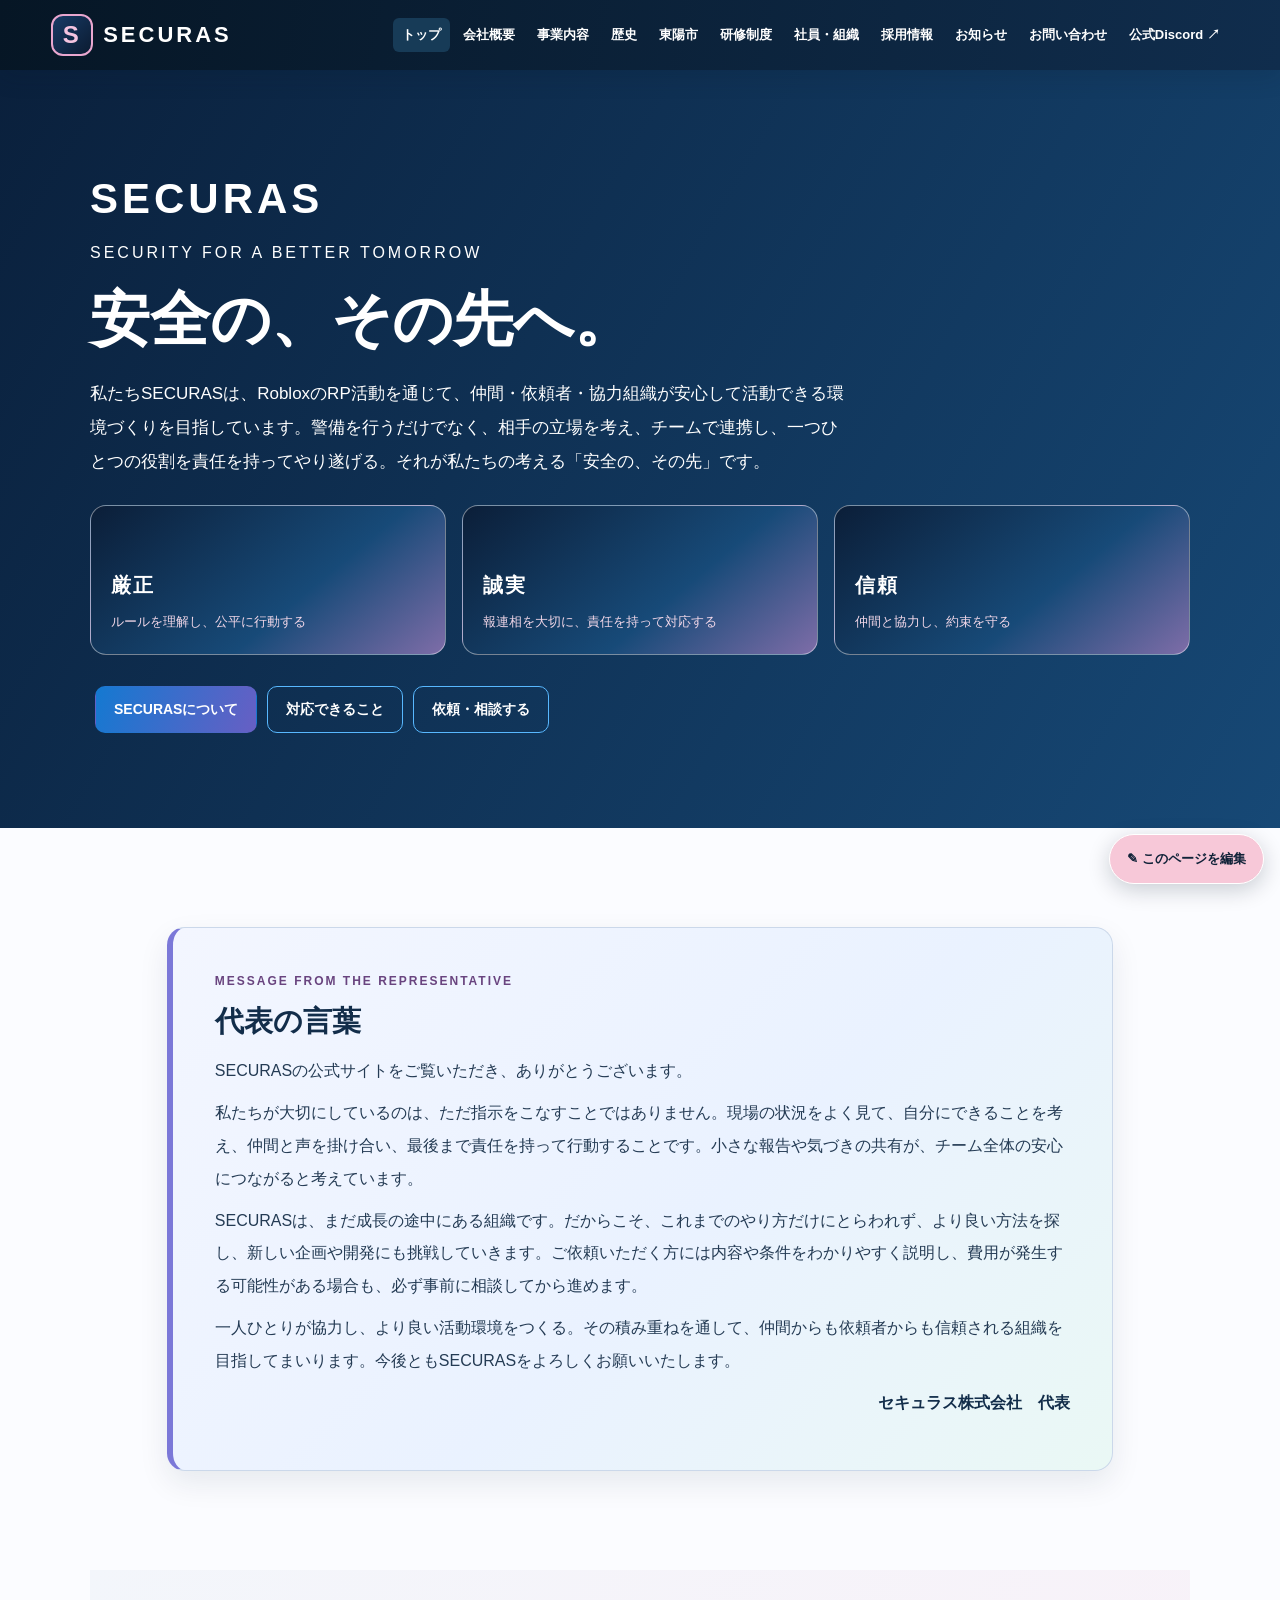
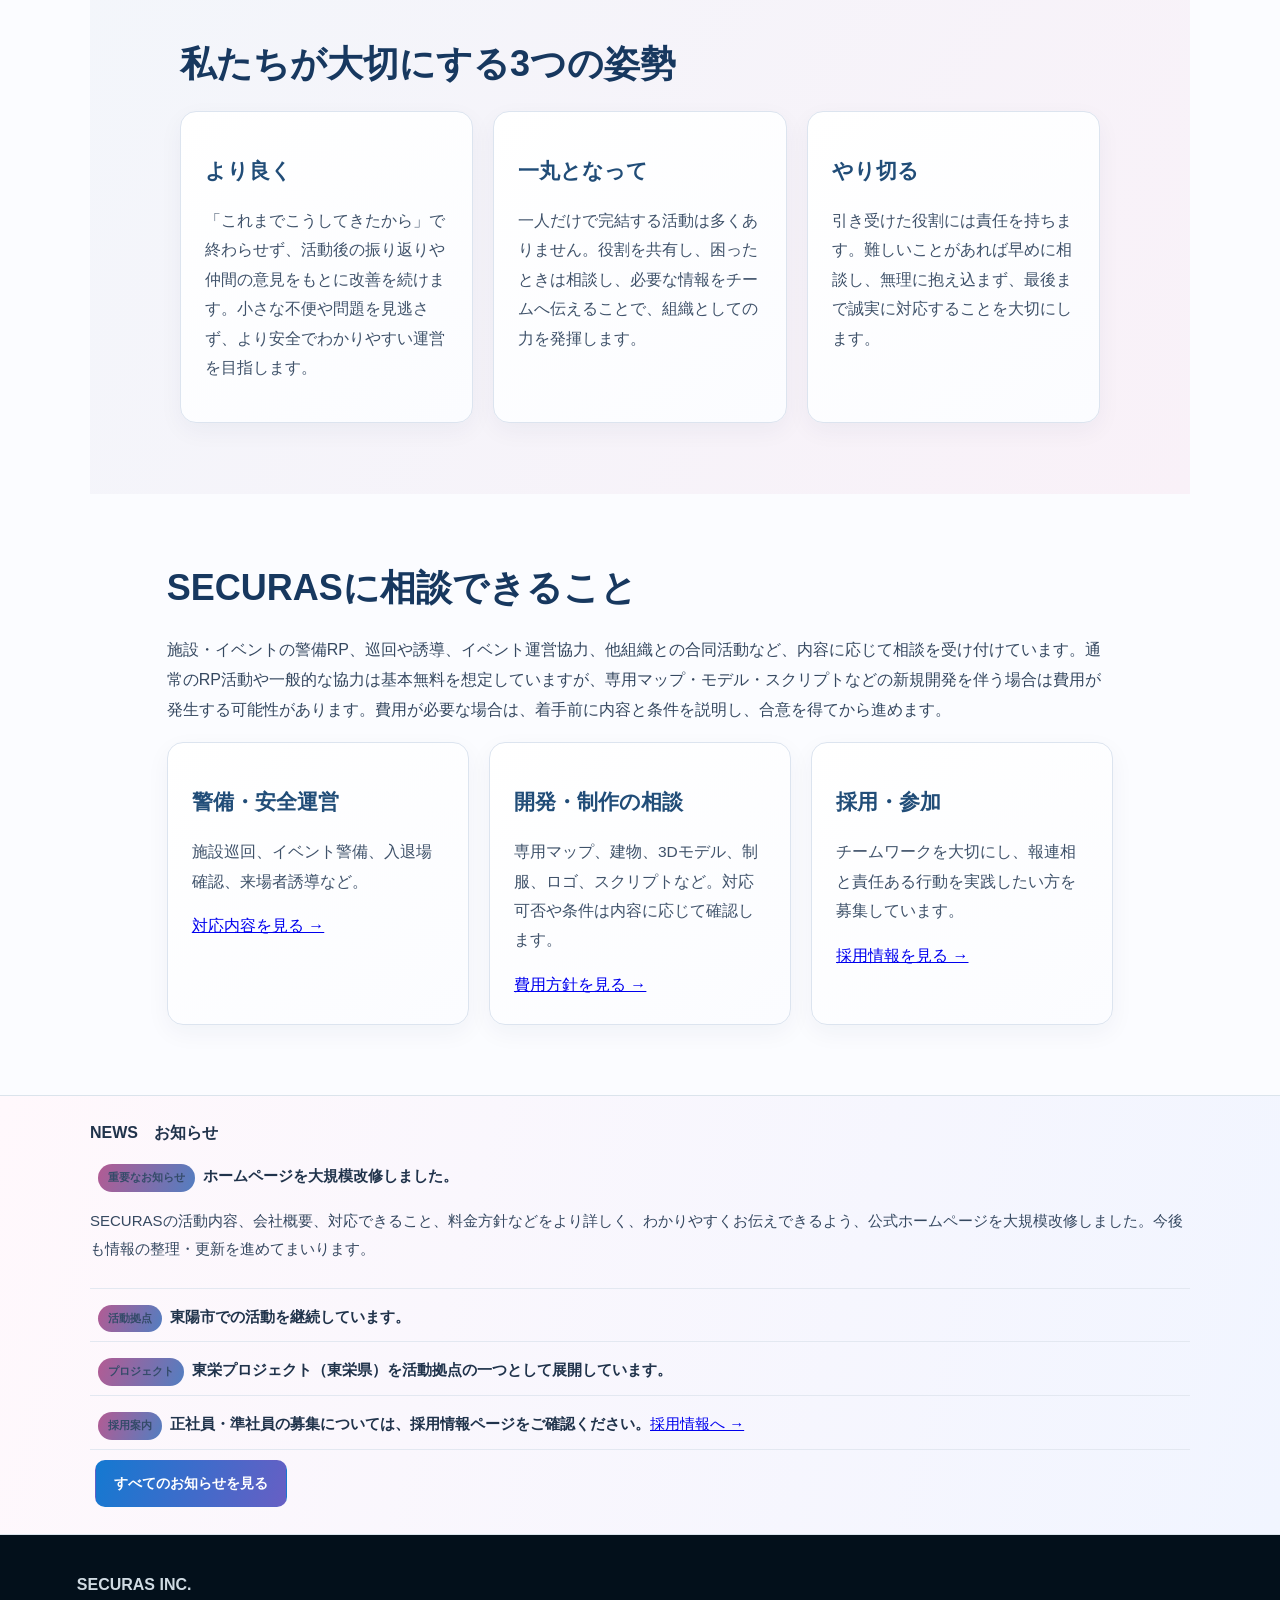
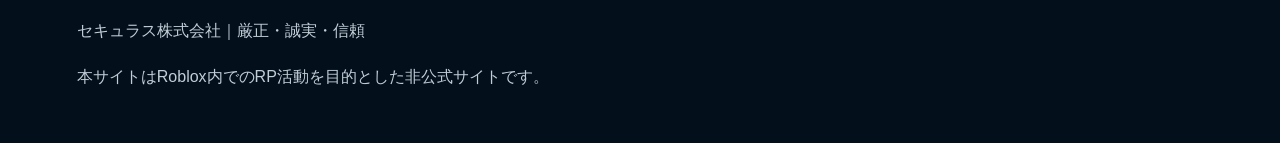
<file: index.html>
<!doctype html>
<html lang="ja">
<head>
<meta charset="utf-8">
<meta name="viewport" content="width=device-width,initial-scale=1">
<title>SECURAS｜公式サイト</title>
<link rel="stylesheet" href="styles.css">
<style>
body{margin:0}
header{display:flex;align-items:center;justify-content:space-between;gap:18px;flex-wrap:wrap}
header nav{float:none;display:flex;flex-wrap:wrap;gap:4px}
header nav a{display:inline-block;padding:8px 9px;border-radius:6px;cursor:pointer}
header nav a.active,header nav a:hover{background:#173b57}
#page-content{min-height:55vh}
.loading-state{padding:70px 20px;text-align:center;color:#52677a}
@media(max-width:760px){header{align-items:flex-start;flex-direction:column}header nav{gap:2px}header nav a{margin:0;font-size:11px}}
</style>
</head>
<body>
<header>
<a href="index.html" id="brand-home" style="color:white;text-decoration:none"><b>SECURAS</b></a>
<nav aria-label="メインメニュー">
<a href="index.html" data-page="index.html">トップ</a>
<a href="about.html" data-page="about.html">会社概要</a>
<a href="business.html" data-page="business.html">事業内容</a>
<a href="history.html" data-page="history.html">歴史</a>
<a href="toyo.html" data-page="toyo.html">東陽市</a>
<a href="training.html" data-page="training.html">研修制度</a>
<a href="people.html" data-page="people.html">社員・組織</a>
<a href="recruit.html" data-page="recruit.html">採用情報</a>
<a href="news.html" data-page="news.html">お知らせ</a>
<a href="contact.html" data-page="contact.html">お問い合わせ</a>
<a href="https://discord.gg/m7aD3rVCu8" target="_blank" rel="noopener">公式Discord ↗</a>
</nav>
</header>
<template id="home-template">
<section class="hero" id="home">
<div style="max-width:1100px;margin:auto">
<div style="font-size:42px;font-weight:900;letter-spacing:4px">SECURAS</div>
<div style="letter-spacing:3px">SECURITY FOR A BETTER TOMORROW</div>
<h1>安全の、その先へ。</h1>
<p>私たちSECURASは、RobloxのRP活動を通じて、仲間・依頼者・協力組織が安心して活動できる環境づくりを目指しています。警備を行うだけでなく、相手の立場を考え、チームで連携し、一つひとつの役割を責任を持ってやり遂げる。それが私たちの考える「安全の、その先」です。</p>
<div class="brand-strip"><div class="brand-tile"><strong>厳正</strong><span>ルールを理解し、公平に行動する</span></div><div class="brand-tile"><strong>誠実</strong><span>報連相を大切に、責任を持って対応する</span></div><div class="brand-tile"><strong>信頼</strong><span>仲間と協力し、約束を守る</span></div></div>
<a class="btn primary" href="about.html">SECURASについて</a><a class="btn" href="business.html">対応できること</a><a class="btn" href="contact.html">依頼・相談する</a>
</div>
</section>
<section class="wrap">
<div class="representative-message">
<div class="rep-kicker">MESSAGE FROM THE REPRESENTATIVE</div>
<h2>代表の言葉</h2>
<p>SECURASの公式サイトをご覧いただき、ありがとうございます。</p>
<p>私たちが大切にしているのは、ただ指示をこなすことではありません。現場の状況をよく見て、自分にできることを考え、仲間と声を掛け合い、最後まで責任を持って行動することです。小さな報告や気づきの共有が、チーム全体の安心につながると考えています。</p>
<p>SECURASは、まだ成長の途中にある組織です。だからこそ、これまでのやり方だけにとらわれず、より良い方法を探し、新しい企画や開発にも挑戦していきます。ご依頼いただく方には内容や条件をわかりやすく説明し、費用が発生する可能性がある場合も、必ず事前に相談してから進めます。</p>
<p>一人ひとりが協力し、より良い活動環境をつくる。その積み重ねを通して、仲間からも依頼者からも信頼される組織を目指してまいります。今後ともSECURASをよろしくお願いいたします。</p>
<p class="rep-signature">セキュラス株式会社　代表</p>
</div>
</section>
<section class="wrap alt">
<h2>私たちが大切にする3つの姿勢</h2>
<div class="grid">
<div class="card"><h3>より良く</h3><p>「これまでこうしてきたから」で終わらせず、活動後の振り返りや仲間の意見をもとに改善を続けます。小さな不便や問題を見逃さず、より安全でわかりやすい運営を目指します。</p></div>
<div class="card"><h3>一丸となって</h3><p>一人だけで完結する活動は多くありません。役割を共有し、困ったときは相談し、必要な情報をチームへ伝えることで、組織としての力を発揮します。</p></div>
<div class="card"><h3>やり切る</h3><p>引き受けた役割には責任を持ちます。難しいことがあれば早めに相談し、無理に抱え込まず、最後まで誠実に対応することを大切にします。</p></div>
</div>
</section>
<section class="wrap">
<h2>SECURASに相談できること</h2>
<p>施設・イベントの警備RP、巡回や誘導、イベント運営協力、他組織との合同活動など、内容に応じて相談を受け付けています。通常のRP活動や一般的な協力は基本無料を想定していますが、専用マップ・モデル・スクリプトなどの新規開発を伴う場合は費用が発生する可能性があります。費用が必要な場合は、着手前に内容と条件を説明し、合意を得てから進めます。</p>
<div class="grid">
<div class="card"><h3>警備・安全運営</h3><p>施設巡回、イベント警備、入退場確認、来場者誘導など。</p><a href="business.html">対応内容を見る →</a></div>
<div class="card"><h3>開発・制作の相談</h3><p>専用マップ、建物、3Dモデル、制服、ロゴ、スクリプトなど。対応可否や条件は内容に応じて確認します。</p><a href="business.html">費用方針を見る →</a></div>
<div class="card"><h3>採用・参加</h3><p>チームワークを大切にし、報連相と責任ある行動を実践したい方を募集しています。</p><a href="recruit.html">採用情報を見る →</a></div>
</div>
</section>
<section class="news" id="news"><b>NEWS　お知らせ</b>
<div><span class="badge">重要なお知らせ</span><strong>ホームページを大規模改修しました。</strong><p>SECURASの活動内容、会社概要、対応できること、料金方針などをより詳しく、わかりやすくお伝えできるよう、公式ホームページを大規模改修しました。今後も情報の整理・更新を進めてまいります。</p></div>
<div><span class="badge">活動拠点</span><strong>東陽市での活動を継続しています。</strong></div>
<div><span class="badge">プロジェクト</span><strong>東栄プロジェクト（東栄県）を活動拠点の一つとして展開しています。</strong></div>
<div><span class="badge">採用案内</span><strong>正社員・準社員の募集については、採用情報ページをご確認ください。</strong><a href="recruit.html">採用情報へ →</a></div>
<a class="btn primary" href="news.html">すべてのお知らせを見る</a>
</section>
</template>
<main id="page-content"><div class="loading-state">SECURASを読み込み中…</div></main>
<footer><b>SECURAS INC.</b><p>セキュラス株式会社｜厳正・誠実・信頼</p><p>本サイトはRoblox内でのRP活動を目的とした非公式サイトです。</p></footer>
<a class="securas-edit-link" href="https://github.com/Oshun1019/-securas-website/edit/main/index.html" target="_blank" rel="noopener">✎ このページを編集</a>
<script>
(function(){
 const main=document.getElementById('page-content');
 const navLinks=[...document.querySelectorAll('[data-page]')];
 const titles={'index.html':'トップページ','about.html':'会社概要','business.html':'事業内容','history.html':'セキュラスの歴史','toyo.html':'東陽市','training.html':'研修制度','people.html':'社員・組織','recruit.html':'採用情報','news.html':'お知らせ','contact.html':'お問い合わせ'};
 let current='index.html';
 async function showPage(file){
  if(!titles[file]) file='index.html';
  current=file;
  main.innerHTML='<div class="loading-state">ページを読み込み中…</div>';
  navLinks.forEach(a=>a.classList.toggle('active',a.dataset.page===file));
  try{
   const response=await fetch(file,{cache:'no-store'});
   if(!response.ok) throw new Error('HTTP '+response.status);
   const html=await response.text();
   const doc=new DOMParser().parseFromString(html,'text/html');
   let nodes=[];
   if(file==='index.html'){
    const tpl=document.getElementById('home-template');
    if(tpl) nodes=[...tpl.content.children];
   }else{
    const heading=doc.querySelector('.page-heading');
    const section=doc.querySelector('main section, body > section, section.wrap, section.contact, section.city, section#'+file.replace('.html',''));
    if(heading) nodes.push(heading);
    if(section && !nodes.includes(section)) nodes.push(section);
    if(nodes.length<2){
      const bodySections=[...doc.body.children].filter(el=>el.tagName==='SECTION');
      bodySections.forEach(el=>{if(!nodes.includes(el)) nodes.push(el)});
    }
   }
   if(!nodes.length) throw new Error('ページ内容を見つけられませんでした');
   main.replaceChildren(...nodes.map(n=>document.importNode(n,true)));
   document.title=titles[file]+'｜SECURAS セキュラス株式会社';
   main.querySelectorAll('a[href]').forEach(a=>{
    const href=a.getAttribute('href');
    if(href && /^(index|about|business|history|toyo|training|people|recruit|news|contact)\.html(?:#.*)?$/.test(href)){
     a.addEventListener('click',e=>{e.preventDefault();showPage(href.split('#')[0]);window.scrollTo({top:0,behavior:'smooth'});});
    }
   });
   const edit=document.querySelector('.securas-edit-link');
   if(edit) edit.href='https://github.com/Oshun1019/-securas-website/edit/main/'+file;
   window.scrollTo({top:0,behavior:'smooth'});
  }catch(err){
   main.innerHTML='<section class="wrap"><h2>ページを読み込めませんでした</h2><p>少し待ってから再読み込みしてください。</p><p><a href="'+file+'">このページを直接開く</a></p></section>';
  }
 }
 navLinks.forEach(a=>a.addEventListener('click',e=>{e.preventDefault();showPage(a.dataset.page)}));
 document.getElementById('brand-home').addEventListener('click',e=>{e.preventDefault();showPage('index.html')});
 showPage('index.html');
})();
</script>
</body>
</html>
</file>
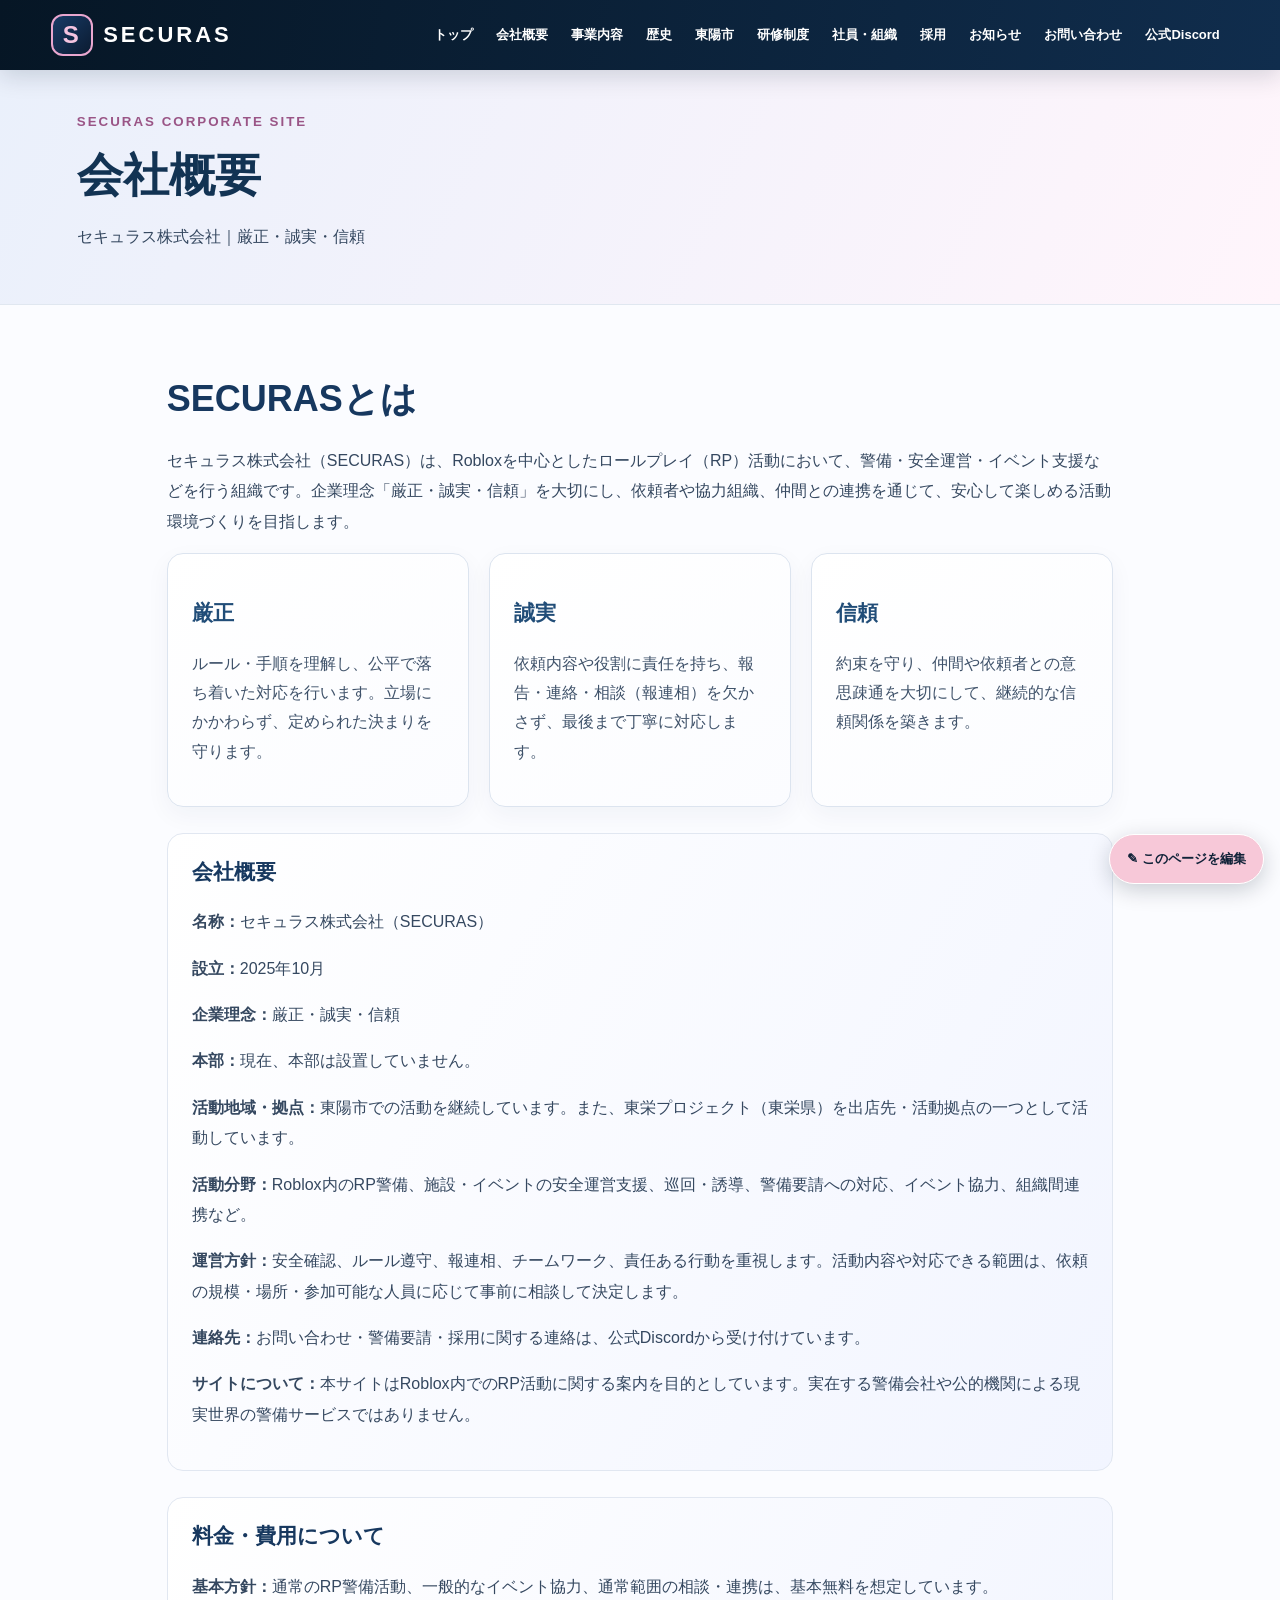
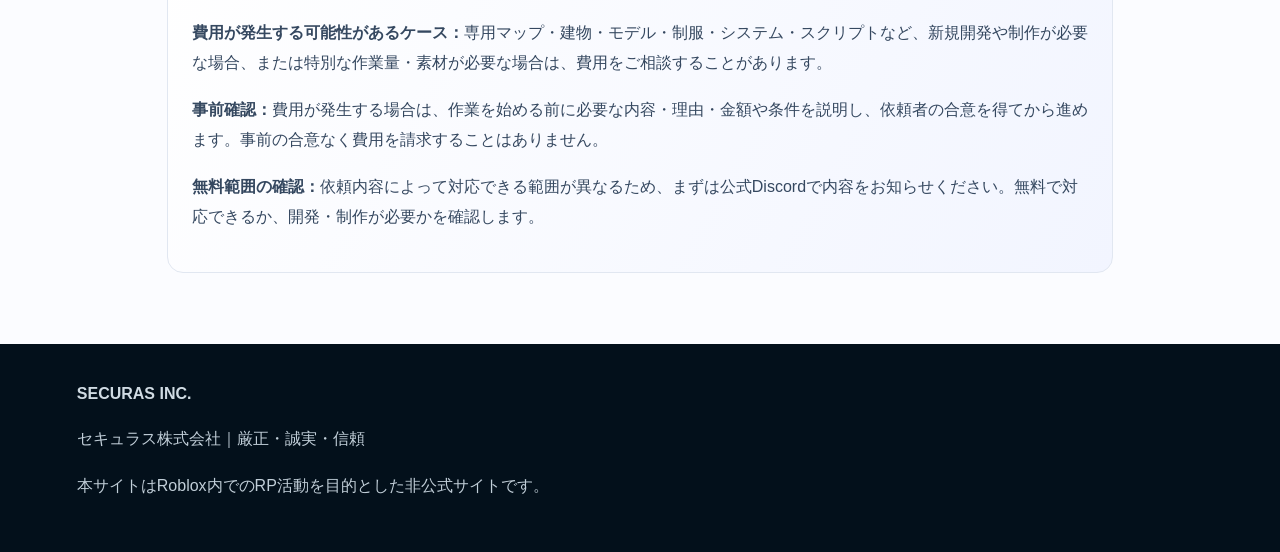
<file: about.html>
<!doctype html><html lang="ja"><head><meta charset="utf-8"><meta name="viewport" content="width=device-width,initial-scale=1"><title>会社概要｜SECURAS セキュラス株式会社</title><meta name="description" content="セキュラス株式会社の会社概要。厳正・誠実・信頼を理念に活動しています。"><link rel="stylesheet" href="styles.css"></head><body><header><a href="index.html" style="color:white;text-decoration:none"><b>SECURAS</b></a><nav><a href="index.html">トップ</a><a href="about.html">会社概要</a><a href="business.html">事業内容</a><a href="history.html">歴史</a><a href="toyo.html">東陽市</a><a href="training.html">研修制度</a><a href="people.html">社員・組織</a><a href="recruit.html">採用</a><a href="news.html">お知らせ</a><a href="contact.html">お問い合わせ</a><a href="https://discord.gg/m7aD3rVCu8" target="_blank" rel="noopener">公式Discord</a></nav></header><div class="page-heading"><small>SECURAS CORPORATE SITE</small><h1>会社概要</h1><p>セキュラス株式会社｜厳正・誠実・信頼</p></div><section class="wrap" id="about">
<h2>SECURASとは</h2>
<p>セキュラス株式会社（SECURAS）は、Robloxを中心としたロールプレイ（RP）活動において、警備・安全運営・イベント支援などを行う組織です。企業理念「厳正・誠実・信頼」を大切にし、依頼者や協力組織、仲間との連携を通じて、安心して楽しめる活動環境づくりを目指します。</p>
<div class="grid">
<div class="card"><h3>厳正</h3><p>ルール・手順を理解し、公平で落ち着いた対応を行います。立場にかかわらず、定められた決まりを守ります。</p></div>
<div class="card"><h3>誠実</h3><p>依頼内容や役割に責任を持ち、報告・連絡・相談（報連相）を欠かさず、最後まで丁寧に対応します。</p></div>
<div class="card"><h3>信頼</h3><p>約束を守り、仲間や依頼者との意思疎通を大切にして、継続的な信頼関係を築きます。</p></div>
</div>
<div class="company-detail">
<h3>会社概要</h3>
<p><strong>名称：</strong>セキュラス株式会社（SECURAS）</p>
<p><strong>設立：</strong>2025年10月</p>
<p><strong>企業理念：</strong>厳正・誠実・信頼</p>
<p><strong>本部：</strong>現在、本部は設置していません。</p>
<p><strong>活動地域・拠点：</strong>東陽市での活動を継続しています。また、東栄プロジェクト（東栄県）を出店先・活動拠点の一つとして活動しています。</p>
<p><strong>活動分野：</strong>Roblox内のRP警備、施設・イベントの安全運営支援、巡回・誘導、警備要請への対応、イベント協力、組織間連携など。</p>
<p><strong>運営方針：</strong>安全確認、ルール遵守、報連相、チームワーク、責任ある行動を重視します。活動内容や対応できる範囲は、依頼の規模・場所・参加可能な人員に応じて事前に相談して決定します。</p>
<p><strong>連絡先：</strong>お問い合わせ・警備要請・採用に関する連絡は、公式Discordから受け付けています。</p>
<p><strong>サイトについて：</strong>本サイトはRoblox内でのRP活動に関する案内を目的としています。実在する警備会社や公的機関による現実世界の警備サービスではありません。</p>
</div>
<div class="company-detail">
<h3>料金・費用について</h3>
<p><strong>基本方針：</strong>通常のRP警備活動、一般的なイベント協力、通常範囲の相談・連携は、基本無料を想定しています。</p>
<p><strong>費用が発生する可能性があるケース：</strong>専用マップ・建物・モデル・制服・システム・スクリプトなど、新規開発や制作が必要な場合、または特別な作業量・素材が必要な場合は、費用をご相談することがあります。</p>
<p><strong>事前確認：</strong>費用が発生する場合は、作業を始める前に必要な内容・理由・金額や条件を説明し、依頼者の合意を得てから進めます。事前の合意なく費用を請求することはありません。</p>
<p><strong>無料範囲の確認：</strong>依頼内容によって対応できる範囲が異なるため、まずは公式Discordで内容をお知らせください。無料で対応できるか、開発・制作が必要かを確認します。</p>
</div>
</section><footer><b>SECURAS INC.</b><p>セキュラス株式会社｜厳正・誠実・信頼</p><p>本サイトはRoblox内でのRP活動を目的とした非公式サイトです。</p></footer><a class="securas-edit-link" href="https://github.com/Oshun1019/-securas-website/edit/main/about.html" target="_blank" rel="noopener">✎ このページを編集</a></body></html>
</file>
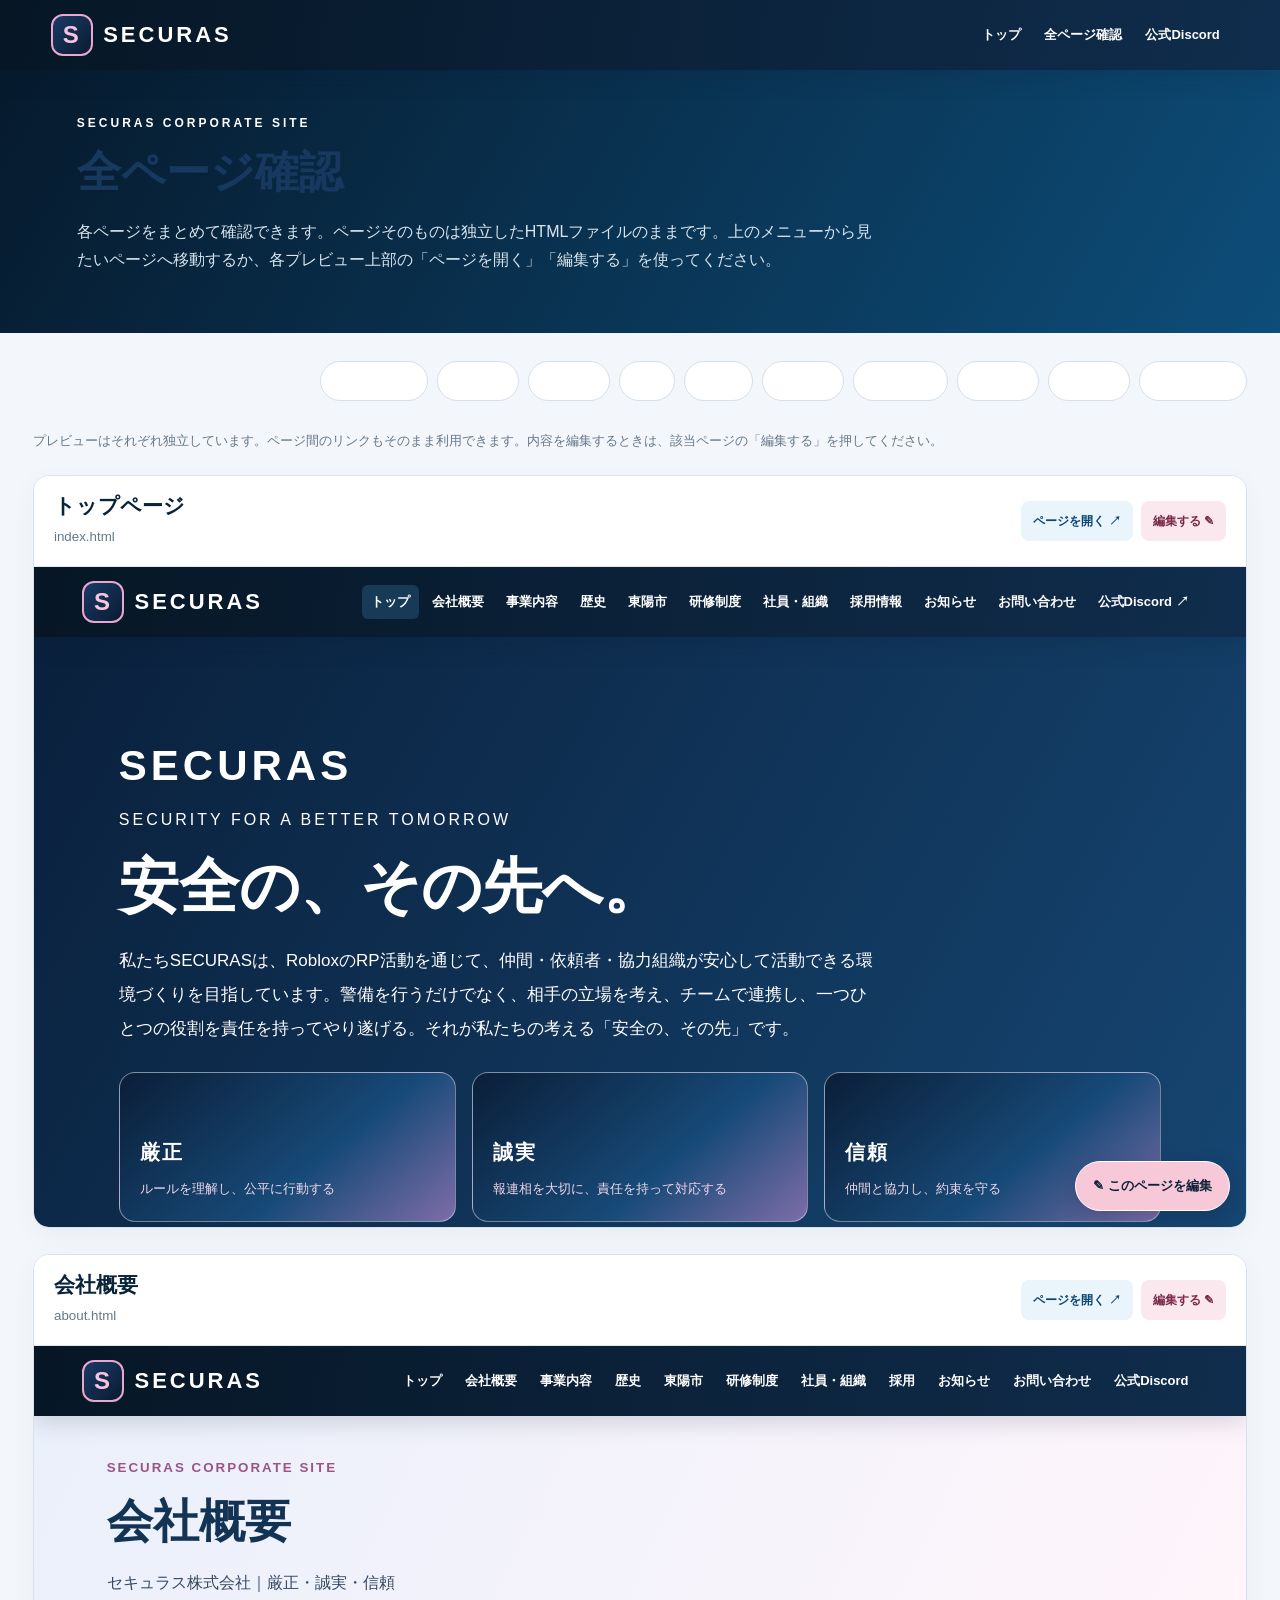
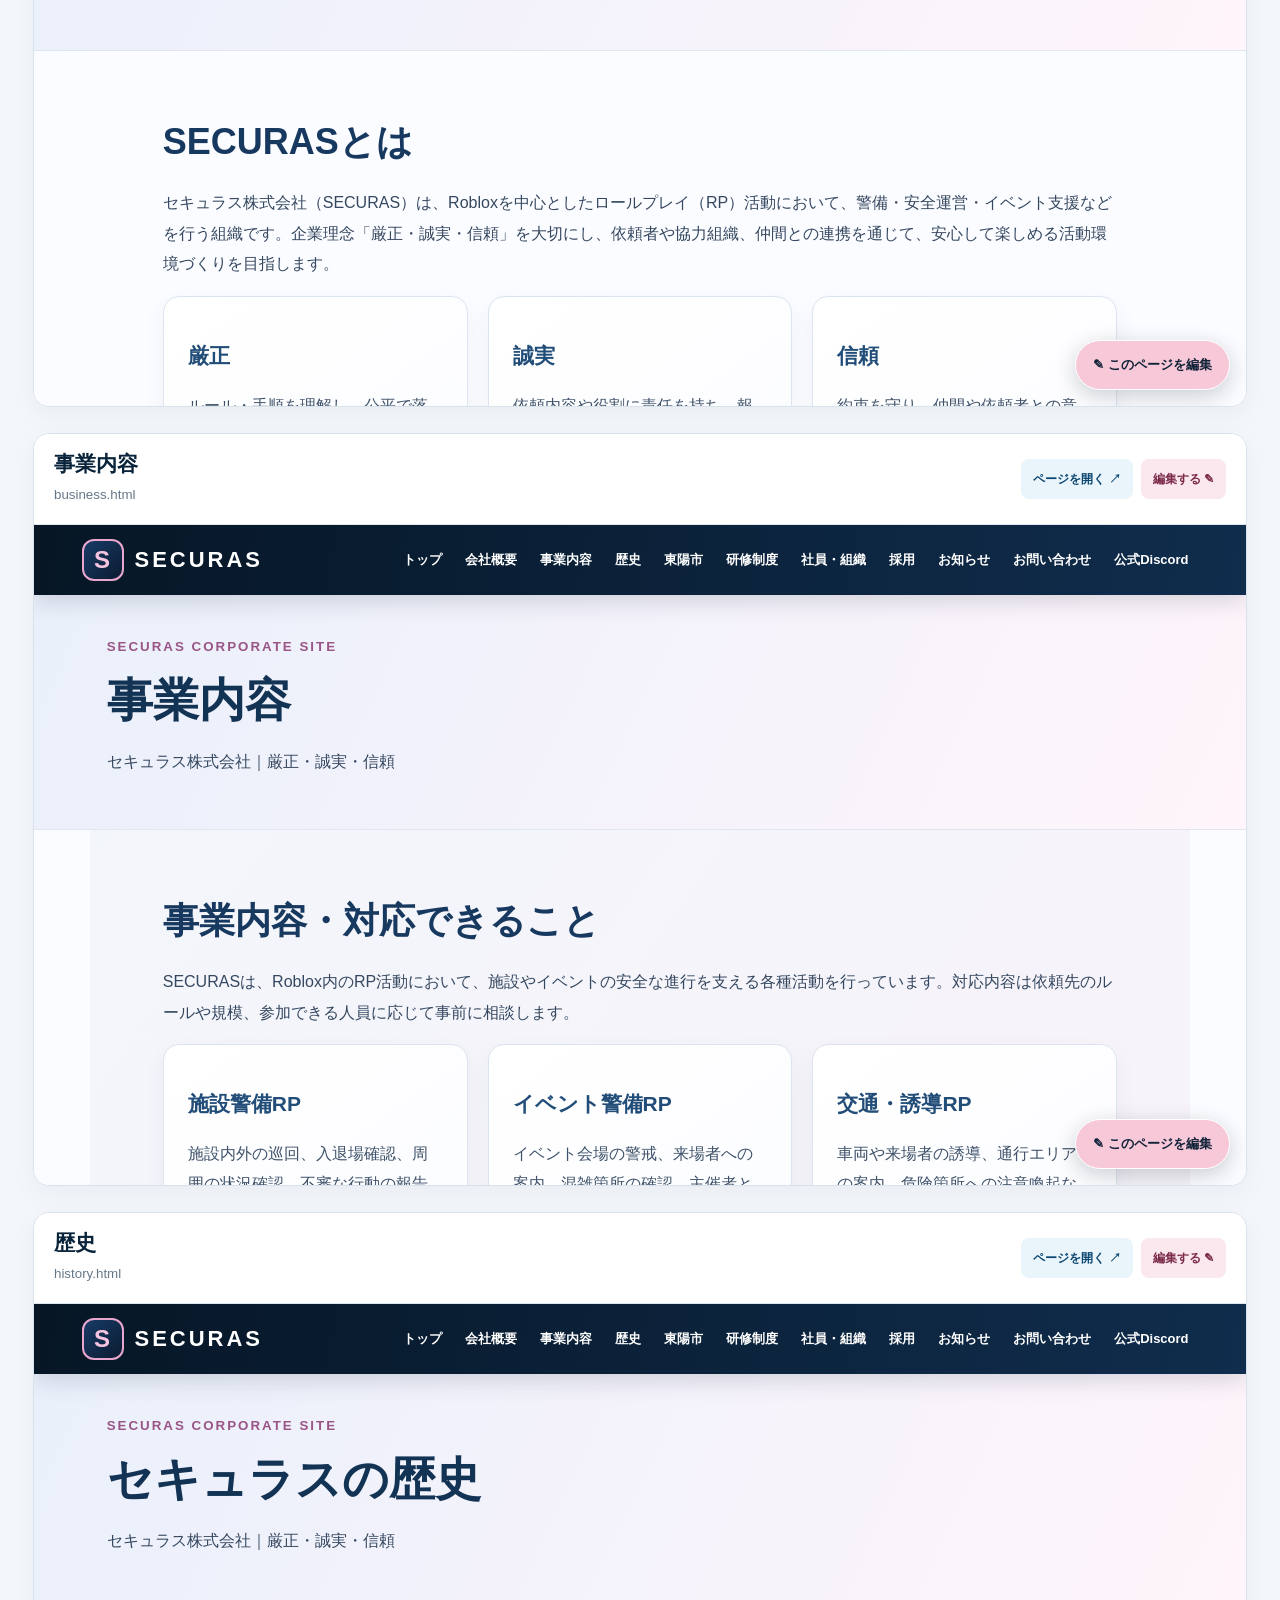
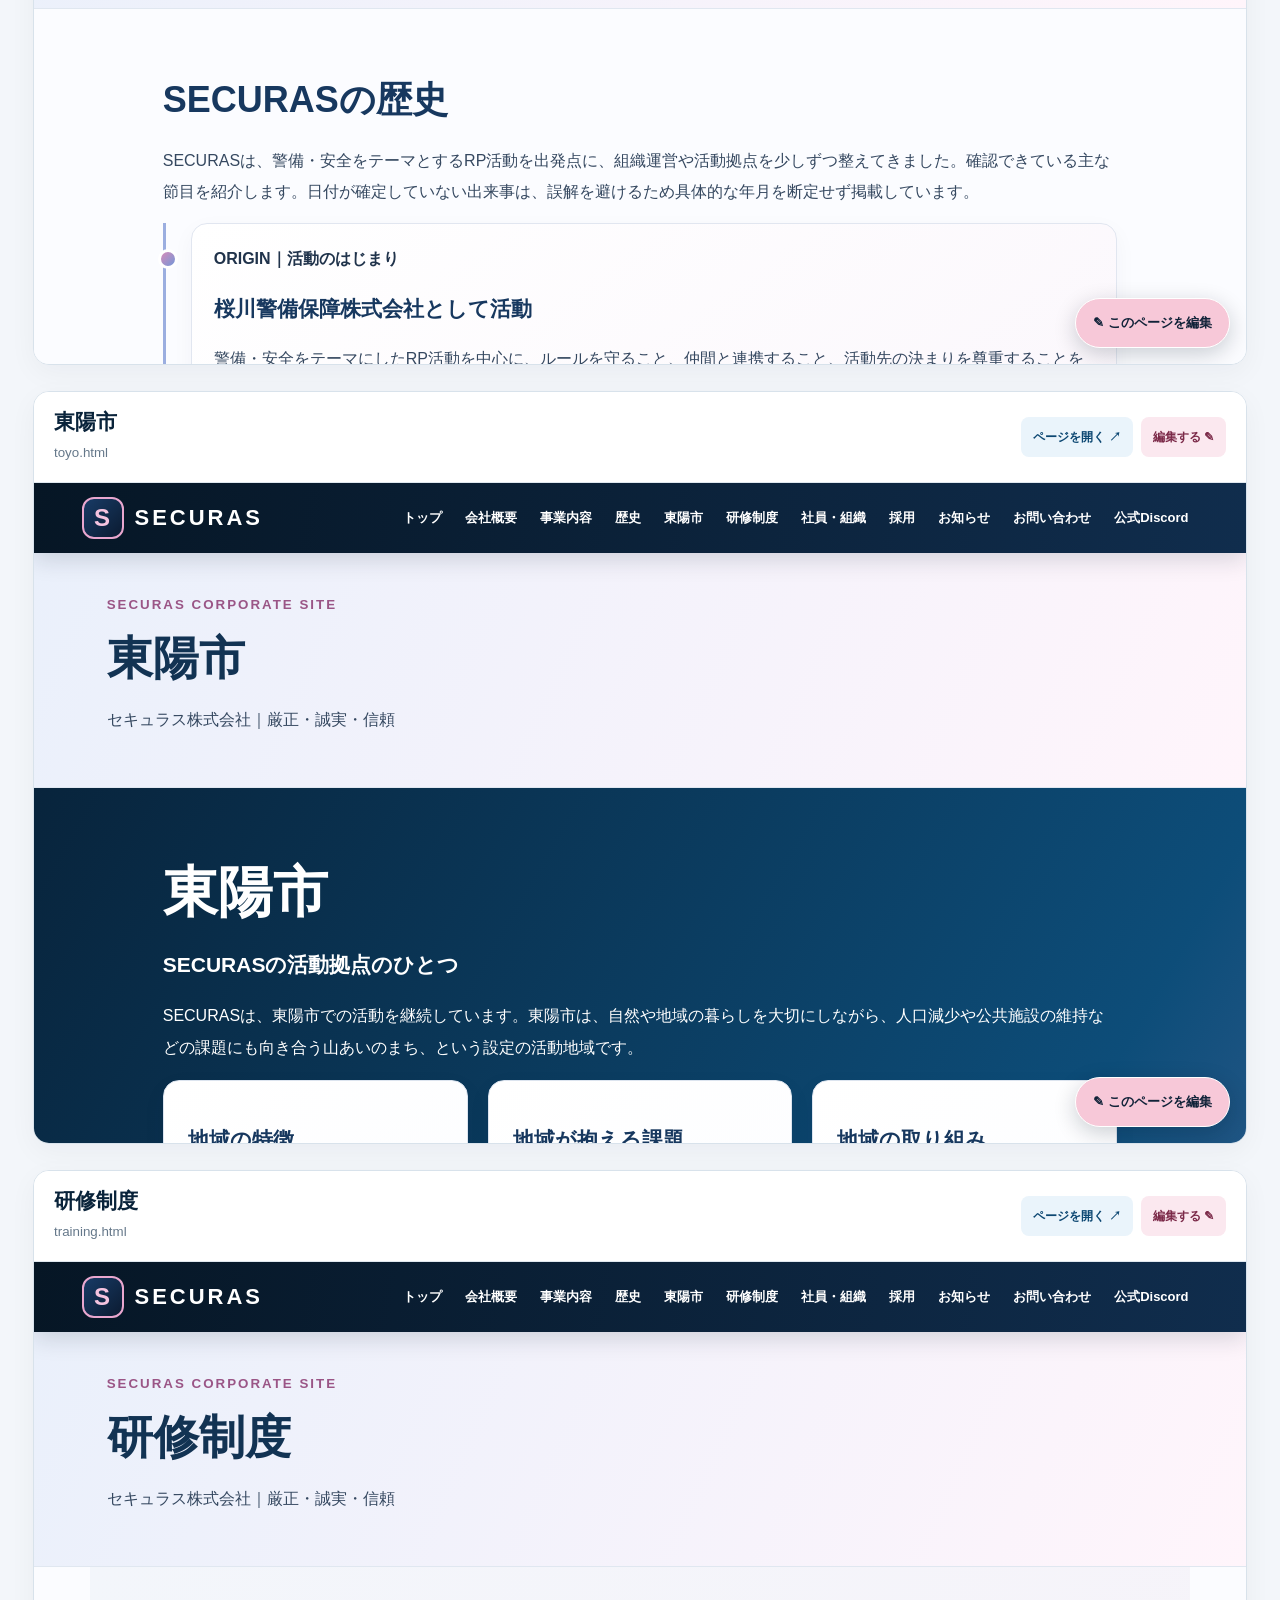
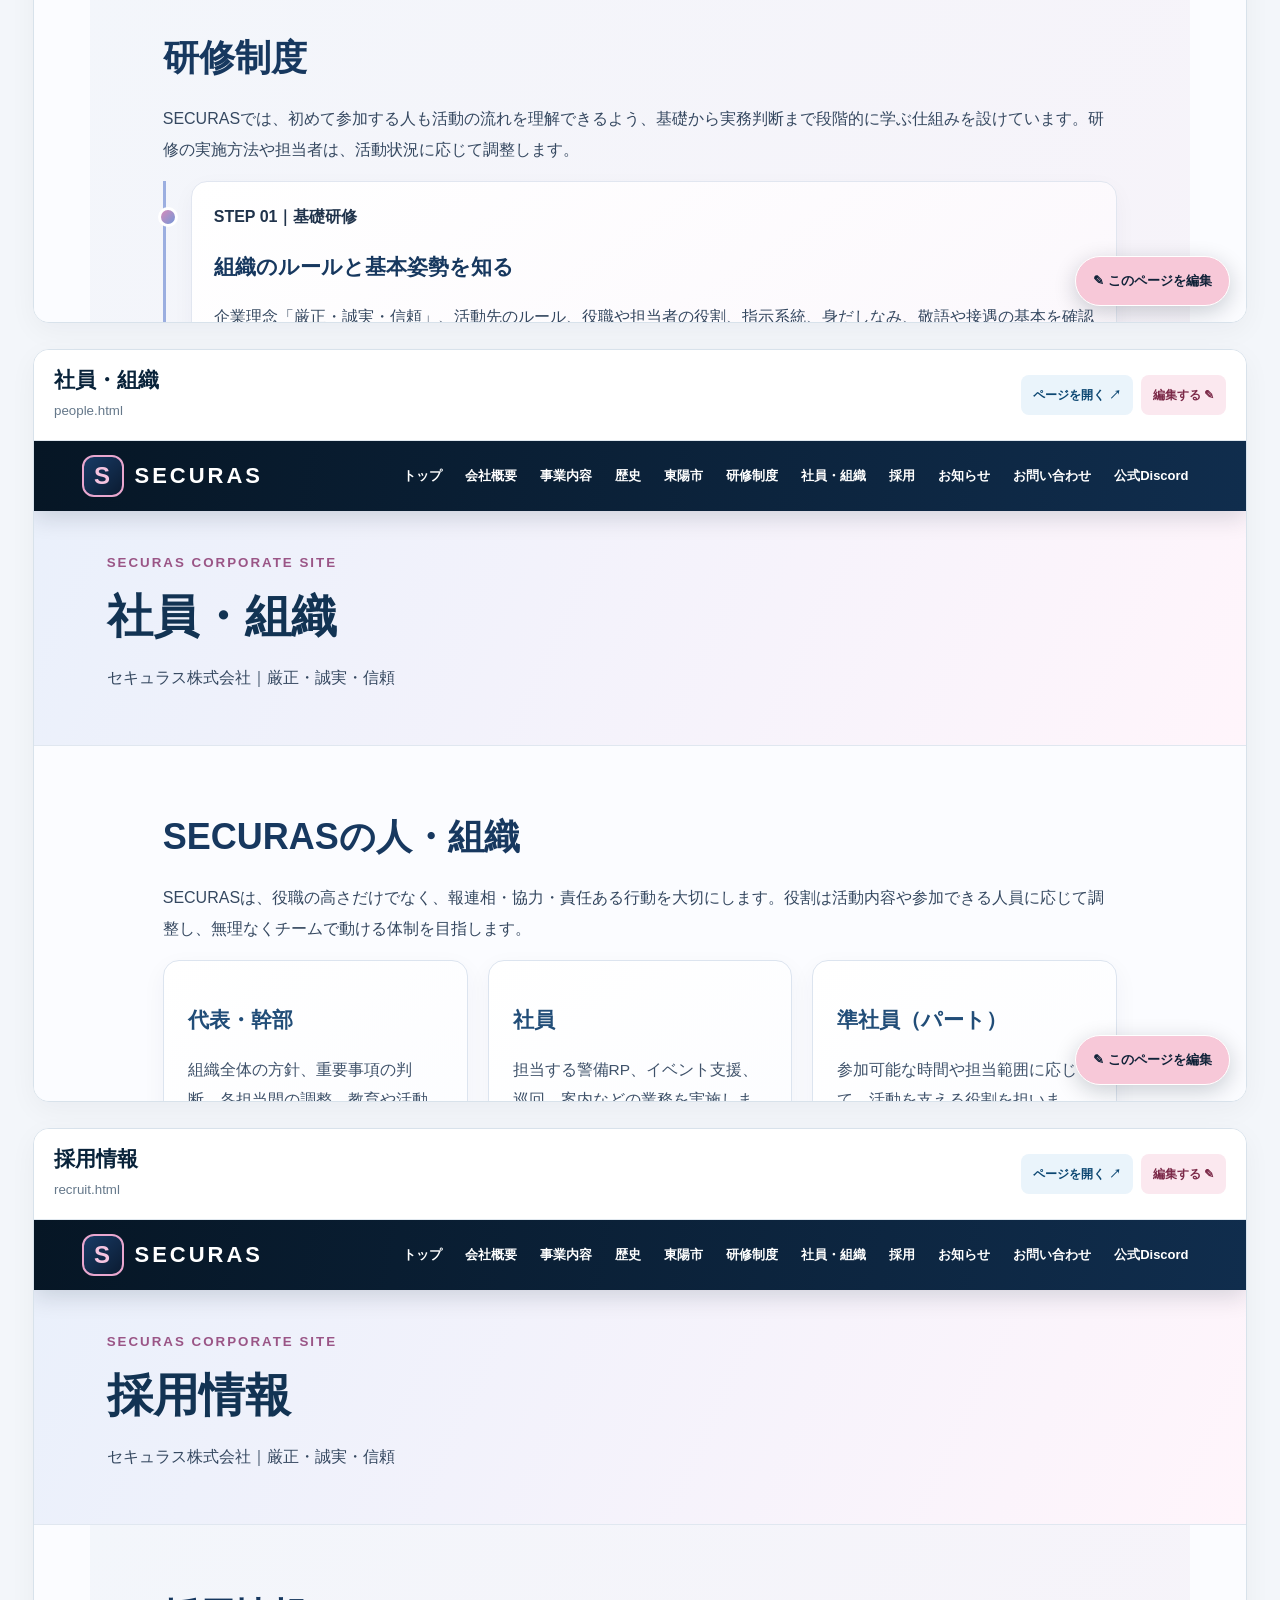
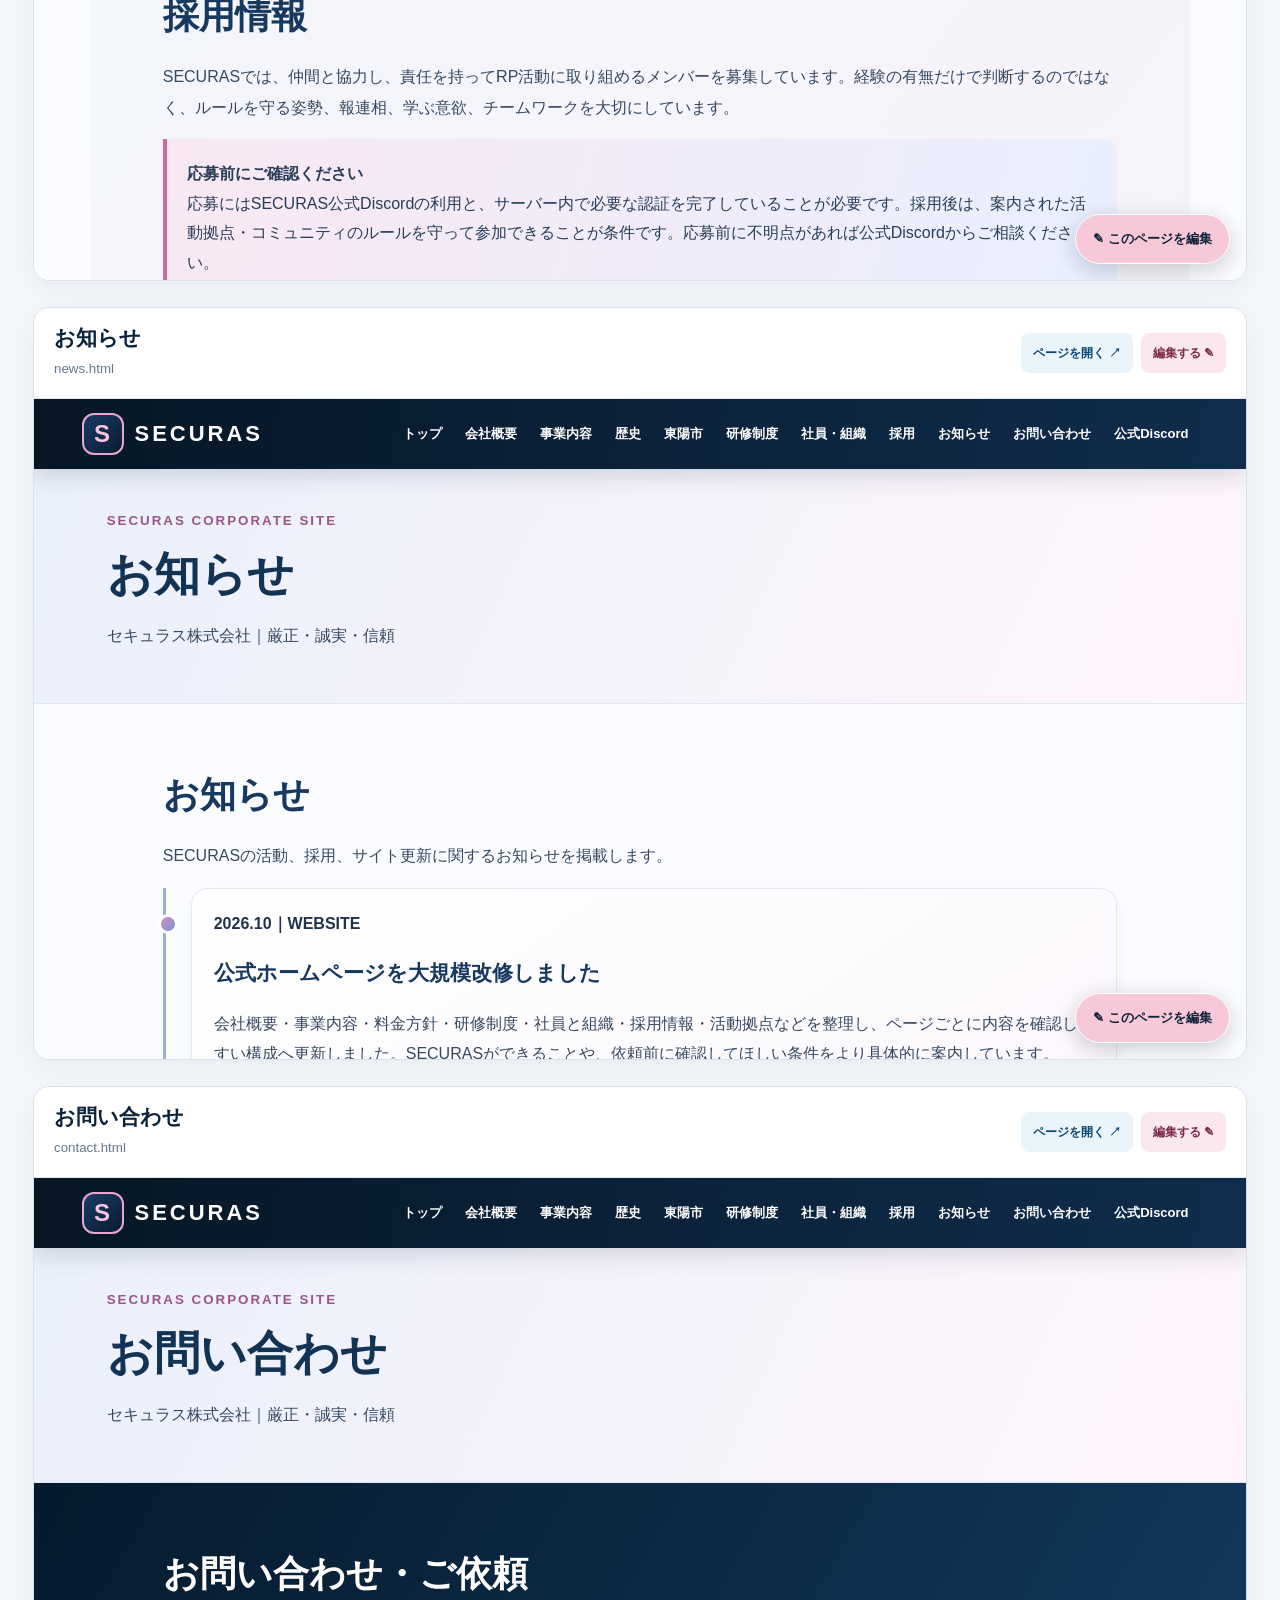
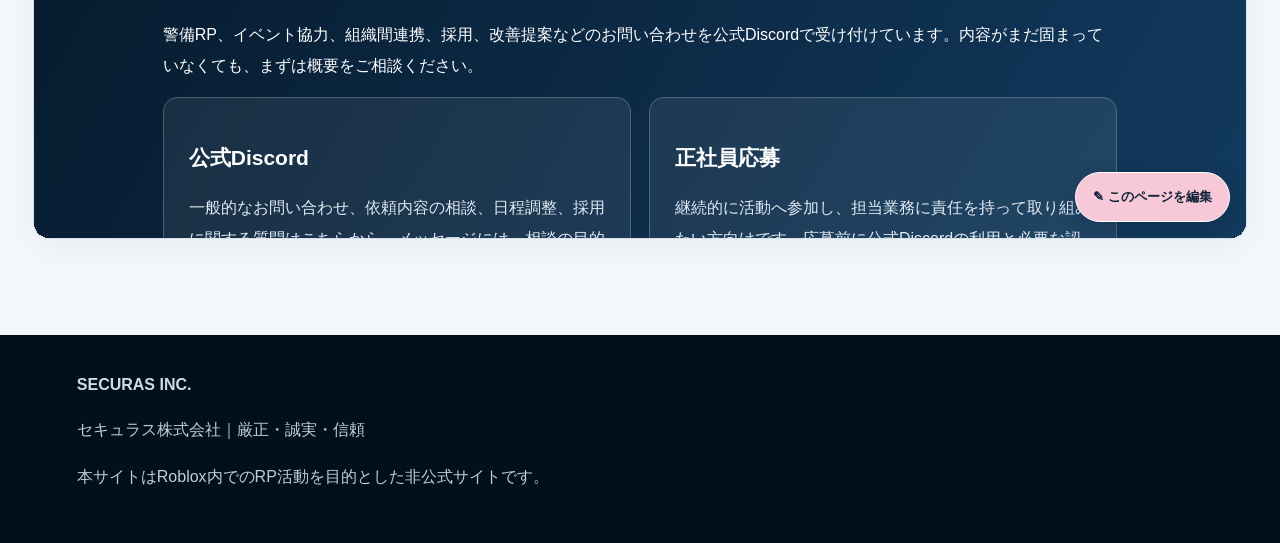
<file: all-pages.html>
<!doctype html>
<html lang="ja">
<head>
<meta charset="utf-8">
<meta name="viewport" content="width=device-width,initial-scale=1">
<title>全ページ確認｜SECURAS</title>
<link rel="stylesheet" href="styles.css">
<style>
body{margin:0;background:#f3f6fa;color:#102238;font-family:Arial,'Noto Sans JP',sans-serif}
.overview-hero{padding:42px 6%;background:linear-gradient(120deg,#061a2d,#0d4d79);color:white}
.overview-hero h1{margin:8px 0;font-size:clamp(28px,5vw,44px)}
.overview-hero p{line-height:1.8;color:#d8e5ed;max-width:800px}
.overview-wrap{max-width:1250px;margin:0 auto;padding:28px 18px 70px}
.page-jump{display:flex;flex-wrap:wrap;gap:9px;margin:0 0 28px}
.page-jump a{display:inline-block;background:white;color:#12314b;border:1px solid #d5e0e9;border-radius:999px;padding:10px 14px;text-decoration:none;font-size:13px;font-weight:700}
.preview-card{background:white;border:1px solid #d8e2eb;border-radius:16px;overflow:hidden;margin:0 0 26px;box-shadow:0 8px 28px #1022380b;scroll-margin-top:16px}
.preview-head{display:flex;align-items:center;justify-content:space-between;gap:12px;flex-wrap:wrap;padding:16px 20px;background:#fff;border-bottom:1px solid #e0e8ef}
.preview-head h2{font-size:21px;margin:0;color:#09233a}
.preview-head small{display:block;margin-top:5px;color:#65788a}
.preview-actions{display:flex;gap:8px;flex-wrap:wrap}
.preview-actions a{font-size:12px;font-weight:700;text-decoration:none;padding:9px 12px;border-radius:8px;background:#eaf4fb;color:#0c4772}
.preview-actions a.edit{background:#fbe8ef;color:#7b2948}
iframe{display:block;width:100%;height:660px;border:0;background:#f5f8fa}
.note{font-size:13px;line-height:1.8;color:#65788a;margin:0 0 22px}
@media(max-width:650px){.overview-wrap{padding:18px 10px 50px}.preview-head{padding:14px}.preview-head h2{font-size:18px}iframe{height:600px}}
</style>
</head>
<body>
<header><a href="index.html" style="color:white;text-decoration:none"><b>SECURAS</b></a><nav><a href="index.html">トップ</a><a href="all-pages.html">全ページ確認</a><a href="https://discord.gg/m7aD3rVCu8" target="_blank" rel="noopener">公式Discord</a></nav></header>
<section class="overview-hero">
<div style="max-width:1150px;margin:auto">
<div style="letter-spacing:3px;font-size:12px;font-weight:700">SECURAS CORPORATE SITE</div>
<h1>全ページ確認</h1>
<p>各ページをまとめて確認できます。ページそのものは独立したHTMLファイルのままです。上のメニューから見たいページへ移動するか、各プレビュー上部の「ページを開く」「編集する」を使ってください。</p>
</div>
</section>
<main class="overview-wrap">
<nav class="page-jump" aria-label="ページ一覧">
<a href="#p-home">トップページ</a><a href="#p-about">会社概要</a><a href="#p-business">事業内容</a><a href="#p-history">歴史</a><a href="#p-toyo">東陽市</a><a href="#p-training">研修制度</a><a href="#p-people">社員・組織</a><a href="#p-recruit">採用情報</a><a href="#p-news">お知らせ</a><a href="#p-contact">お問い合わせ</a>
</nav>
<p class="note">プレビューはそれぞれ独立しています。ページ間のリンクもそのまま利用できます。内容を編集するときは、該当ページの「編集する」を押してください。</p>
<section class="preview-card" id="p-home"><div class="preview-head"><div><h2>トップページ</h2><small>index.html</small></div><div class="preview-actions"><a href="index.html" target="_blank">ページを開く ↗</a><a class="edit" href="https://github.com/Oshun1019/-securas-website/edit/main/index.html" target="_blank">編集する ✎</a></div></div><iframe src="index.html" title="トップページのプレビュー" loading="lazy"></iframe></section>
<section class="preview-card" id="p-about"><div class="preview-head"><div><h2>会社概要</h2><small>about.html</small></div><div class="preview-actions"><a href="about.html" target="_blank">ページを開く ↗</a><a class="edit" href="https://github.com/Oshun1019/-securas-website/edit/main/about.html" target="_blank">編集する ✎</a></div></div><iframe src="about.html" title="会社概要のプレビュー" loading="lazy"></iframe></section>
<section class="preview-card" id="p-business"><div class="preview-head"><div><h2>事業内容</h2><small>business.html</small></div><div class="preview-actions"><a href="business.html" target="_blank">ページを開く ↗</a><a class="edit" href="https://github.com/Oshun1019/-securas-website/edit/main/business.html" target="_blank">編集する ✎</a></div></div><iframe src="business.html" title="事業内容のプレビュー" loading="lazy"></iframe></section>
<section class="preview-card" id="p-history"><div class="preview-head"><div><h2>歴史</h2><small>history.html</small></div><div class="preview-actions"><a href="history.html" target="_blank">ページを開く ↗</a><a class="edit" href="https://github.com/Oshun1019/-securas-website/edit/main/history.html" target="_blank">編集する ✎</a></div></div><iframe src="history.html" title="歴史のプレビュー" loading="lazy"></iframe></section>
<section class="preview-card" id="p-toyo"><div class="preview-head"><div><h2>東陽市</h2><small>toyo.html</small></div><div class="preview-actions"><a href="toyo.html" target="_blank">ページを開く ↗</a><a class="edit" href="https://github.com/Oshun1019/-securas-website/edit/main/toyo.html" target="_blank">編集する ✎</a></div></div><iframe src="toyo.html" title="東陽市のプレビュー" loading="lazy"></iframe></section>
<section class="preview-card" id="p-training"><div class="preview-head"><div><h2>研修制度</h2><small>training.html</small></div><div class="preview-actions"><a href="training.html" target="_blank">ページを開く ↗</a><a class="edit" href="https://github.com/Oshun1019/-securas-website/edit/main/training.html" target="_blank">編集する ✎</a></div></div><iframe src="training.html" title="研修制度のプレビュー" loading="lazy"></iframe></section>
<section class="preview-card" id="p-people"><div class="preview-head"><div><h2>社員・組織</h2><small>people.html</small></div><div class="preview-actions"><a href="people.html" target="_blank">ページを開く ↗</a><a class="edit" href="https://github.com/Oshun1019/-securas-website/edit/main/people.html" target="_blank">編集する ✎</a></div></div><iframe src="people.html" title="社員・組織のプレビュー" loading="lazy"></iframe></section>
<section class="preview-card" id="p-recruit"><div class="preview-head"><div><h2>採用情報</h2><small>recruit.html</small></div><div class="preview-actions"><a href="recruit.html" target="_blank">ページを開く ↗</a><a class="edit" href="https://github.com/Oshun1019/-securas-website/edit/main/recruit.html" target="_blank">編集する ✎</a></div></div><iframe src="recruit.html" title="採用情報のプレビュー" loading="lazy"></iframe></section>
<section class="preview-card" id="p-news"><div class="preview-head"><div><h2>お知らせ</h2><small>news.html</small></div><div class="preview-actions"><a href="news.html" target="_blank">ページを開く ↗</a><a class="edit" href="https://github.com/Oshun1019/-securas-website/edit/main/news.html" target="_blank">編集する ✎</a></div></div><iframe src="news.html" title="お知らせのプレビュー" loading="lazy"></iframe></section>
<section class="preview-card" id="p-contact"><div class="preview-head"><div><h2>お問い合わせ</h2><small>contact.html</small></div><div class="preview-actions"><a href="contact.html" target="_blank">ページを開く ↗</a><a class="edit" href="https://github.com/Oshun1019/-securas-website/edit/main/contact.html" target="_blank">編集する ✎</a></div></div><iframe src="contact.html" title="お問い合わせのプレビュー" loading="lazy"></iframe></section>
</main>
<footer><b>SECURAS INC.</b><p>セキュラス株式会社｜厳正・誠実・信頼</p><p>本サイトはRoblox内でのRP活動を目的とした非公式サイトです。</p></footer>
</body></html>
</file>
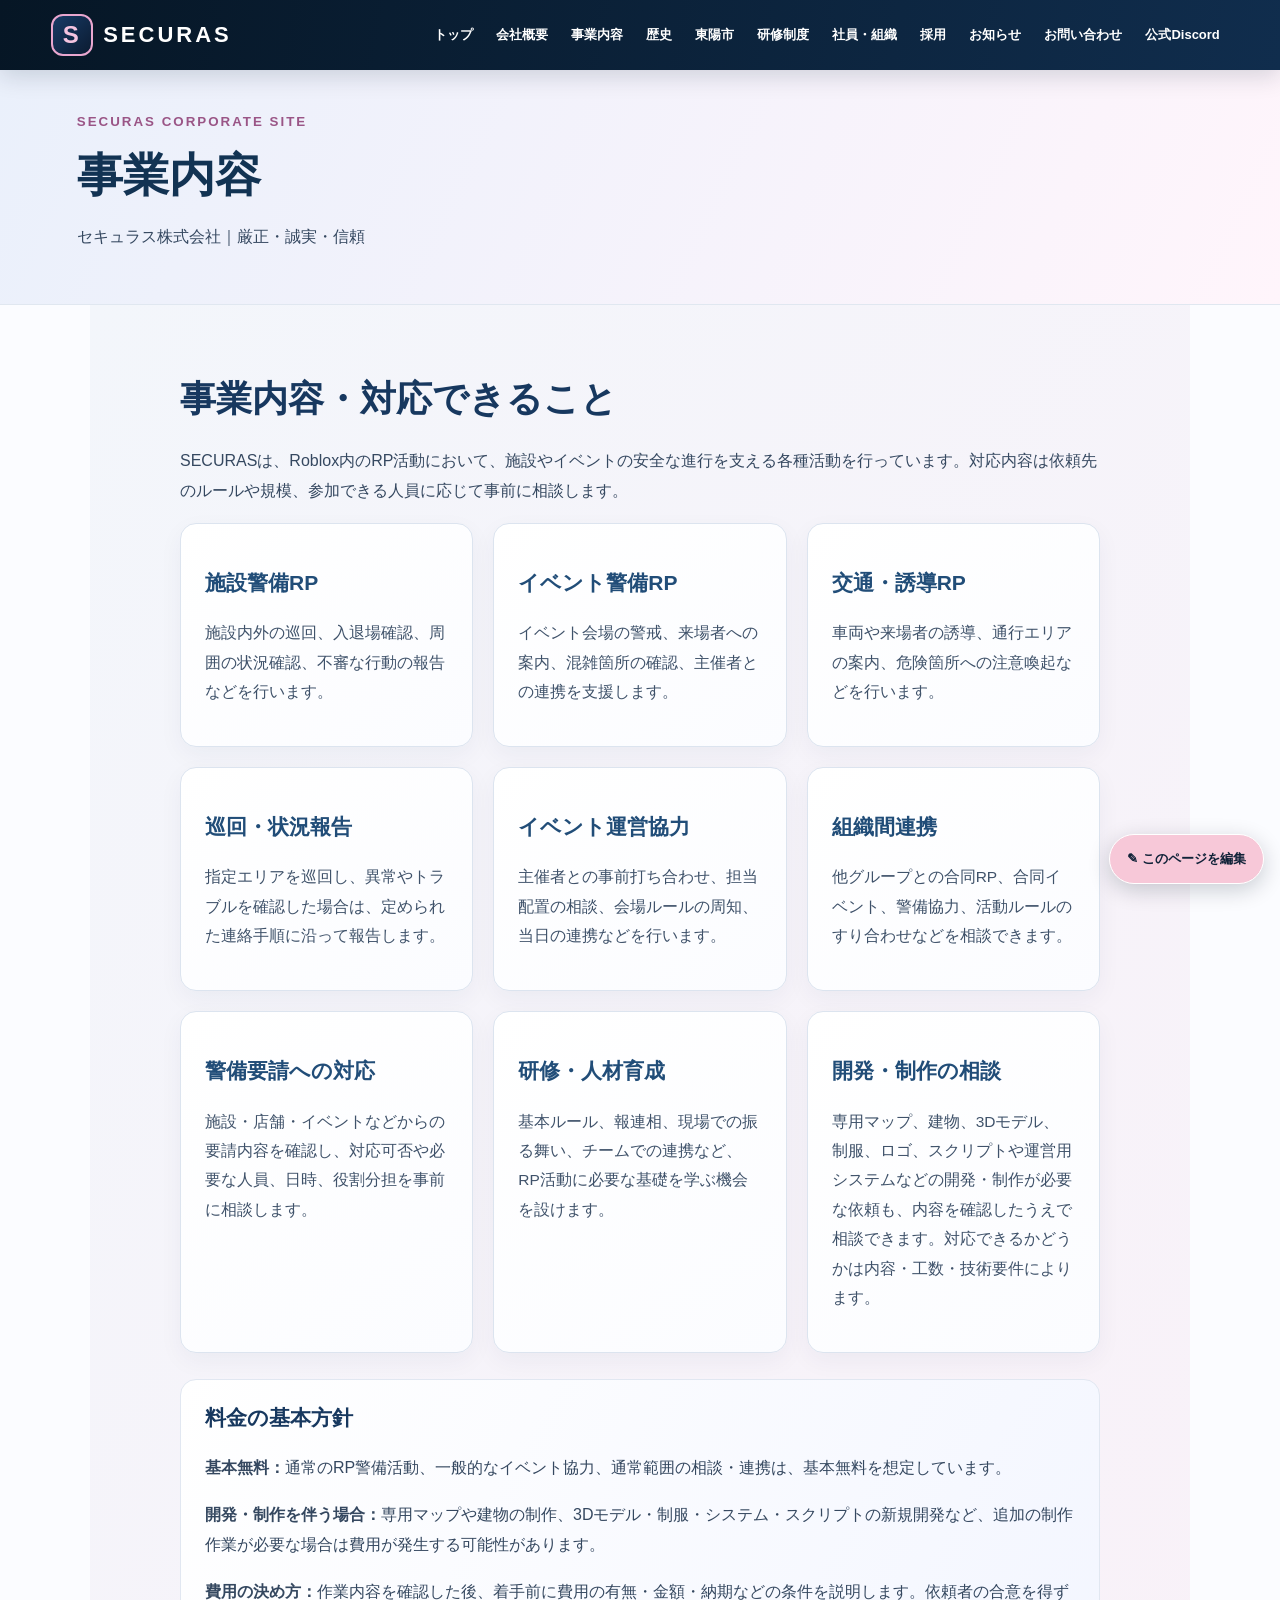
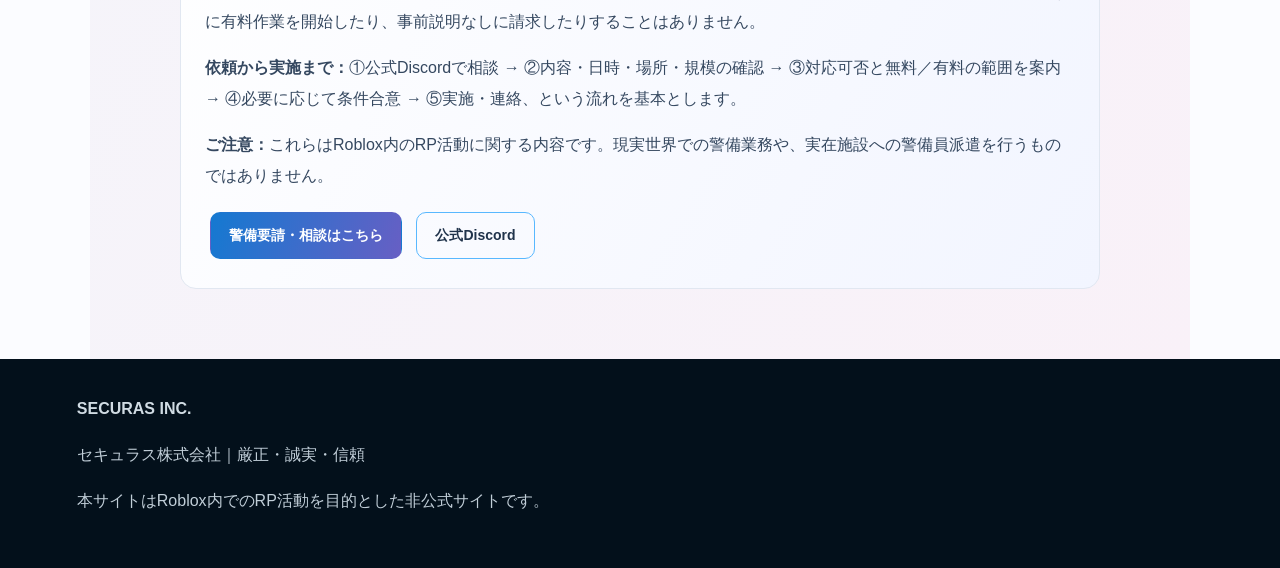
<file: business.html>
<!doctype html><html lang="ja"><head><meta charset="utf-8"><meta name="viewport" content="width=device-width,initial-scale=1"><title>事業内容｜SECURAS セキュラス株式会社</title><meta name="description" content="セキュラス株式会社の事業内容。厳正・誠実・信頼を理念に活動しています。"><link rel="stylesheet" href="styles.css"></head><body><header><a href="index.html" style="color:white;text-decoration:none"><b>SECURAS</b></a><nav><a href="index.html">トップ</a><a href="about.html">会社概要</a><a href="business.html">事業内容</a><a href="history.html">歴史</a><a href="toyo.html">東陽市</a><a href="training.html">研修制度</a><a href="people.html">社員・組織</a><a href="recruit.html">採用</a><a href="news.html">お知らせ</a><a href="contact.html">お問い合わせ</a><a href="https://discord.gg/m7aD3rVCu8" target="_blank" rel="noopener">公式Discord</a></nav></header><div class="page-heading"><small>SECURAS CORPORATE SITE</small><h1>事業内容</h1><p>セキュラス株式会社｜厳正・誠実・信頼</p></div><section class="wrap alt" id="business">
<h2>事業内容・対応できること</h2>
<p>SECURASは、Roblox内のRP活動において、施設やイベントの安全な進行を支える各種活動を行っています。対応内容は依頼先のルールや規模、参加できる人員に応じて事前に相談します。</p>
<div class="grid">
<div class="card"><h3>施設警備RP</h3><p>施設内外の巡回、入退場確認、周囲の状況確認、不審な行動の報告などを行います。</p></div>
<div class="card"><h3>イベント警備RP</h3><p>イベント会場の警戒、来場者への案内、混雑箇所の確認、主催者との連携を支援します。</p></div>
<div class="card"><h3>交通・誘導RP</h3><p>車両や来場者の誘導、通行エリアの案内、危険箇所への注意喚起などを行います。</p></div>
<div class="card"><h3>巡回・状況報告</h3><p>指定エリアを巡回し、異常やトラブルを確認した場合は、定められた連絡手順に沿って報告します。</p></div>
<div class="card"><h3>イベント運営協力</h3><p>主催者との事前打ち合わせ、担当配置の相談、会場ルールの周知、当日の連携などを行います。</p></div>
<div class="card"><h3>組織間連携</h3><p>他グループとの合同RP、合同イベント、警備協力、活動ルールのすり合わせなどを相談できます。</p></div>
<div class="card"><h3>警備要請への対応</h3><p>施設・店舗・イベントなどからの要請内容を確認し、対応可否や必要な人員、日時、役割分担を事前に相談します。</p></div>
<div class="card"><h3>研修・人材育成</h3><p>基本ルール、報連相、現場での振る舞い、チームでの連携など、RP活動に必要な基礎を学ぶ機会を設けます。</p></div>
<div class="card"><h3>開発・制作の相談</h3><p>専用マップ、建物、3Dモデル、制服、ロゴ、スクリプトや運営用システムなどの開発・制作が必要な依頼も、内容を確認したうえで相談できます。対応できるかどうかは内容・工数・技術要件によります。</p></div>
</div>
<div class="company-detail">
<h3>料金の基本方針</h3>
<p><strong>基本無料：</strong>通常のRP警備活動、一般的なイベント協力、通常範囲の相談・連携は、基本無料を想定しています。</p>
<p><strong>開発・制作を伴う場合：</strong>専用マップや建物の制作、3Dモデル・制服・システム・スクリプトの新規開発など、追加の制作作業が必要な場合は費用が発生する可能性があります。</p>
<p><strong>費用の決め方：</strong>作業内容を確認した後、着手前に費用の有無・金額・納期などの条件を説明します。依頼者の合意を得ずに有料作業を開始したり、事前説明なしに請求したりすることはありません。</p>
<p><strong>依頼から実施まで：</strong>①公式Discordで相談 → ②内容・日時・場所・規模の確認 → ③対応可否と無料／有料の範囲を案内 → ④必要に応じて条件合意 → ⑤実施・連絡、という流れを基本とします。</p>
<p><strong>ご注意：</strong>これらはRoblox内のRP活動に関する内容です。現実世界での警備業務や、実在施設への警備員派遣を行うものではありません。</p>
<a class="btn primary" href="contact.html">警備要請・相談はこちら</a>
<a class="btn" href="https://discord.gg/m7aD3rVCu8" target="_blank" rel="noopener">公式Discord</a>
</div>
</section><footer><b>SECURAS INC.</b><p>セキュラス株式会社｜厳正・誠実・信頼</p><p>本サイトはRoblox内でのRP活動を目的とした非公式サイトです。</p></footer><a class="securas-edit-link" href="https://github.com/Oshun1019/-securas-website/edit/main/business.html" target="_blank" rel="noopener">✎ このページを編集</a></body></html>
</file>
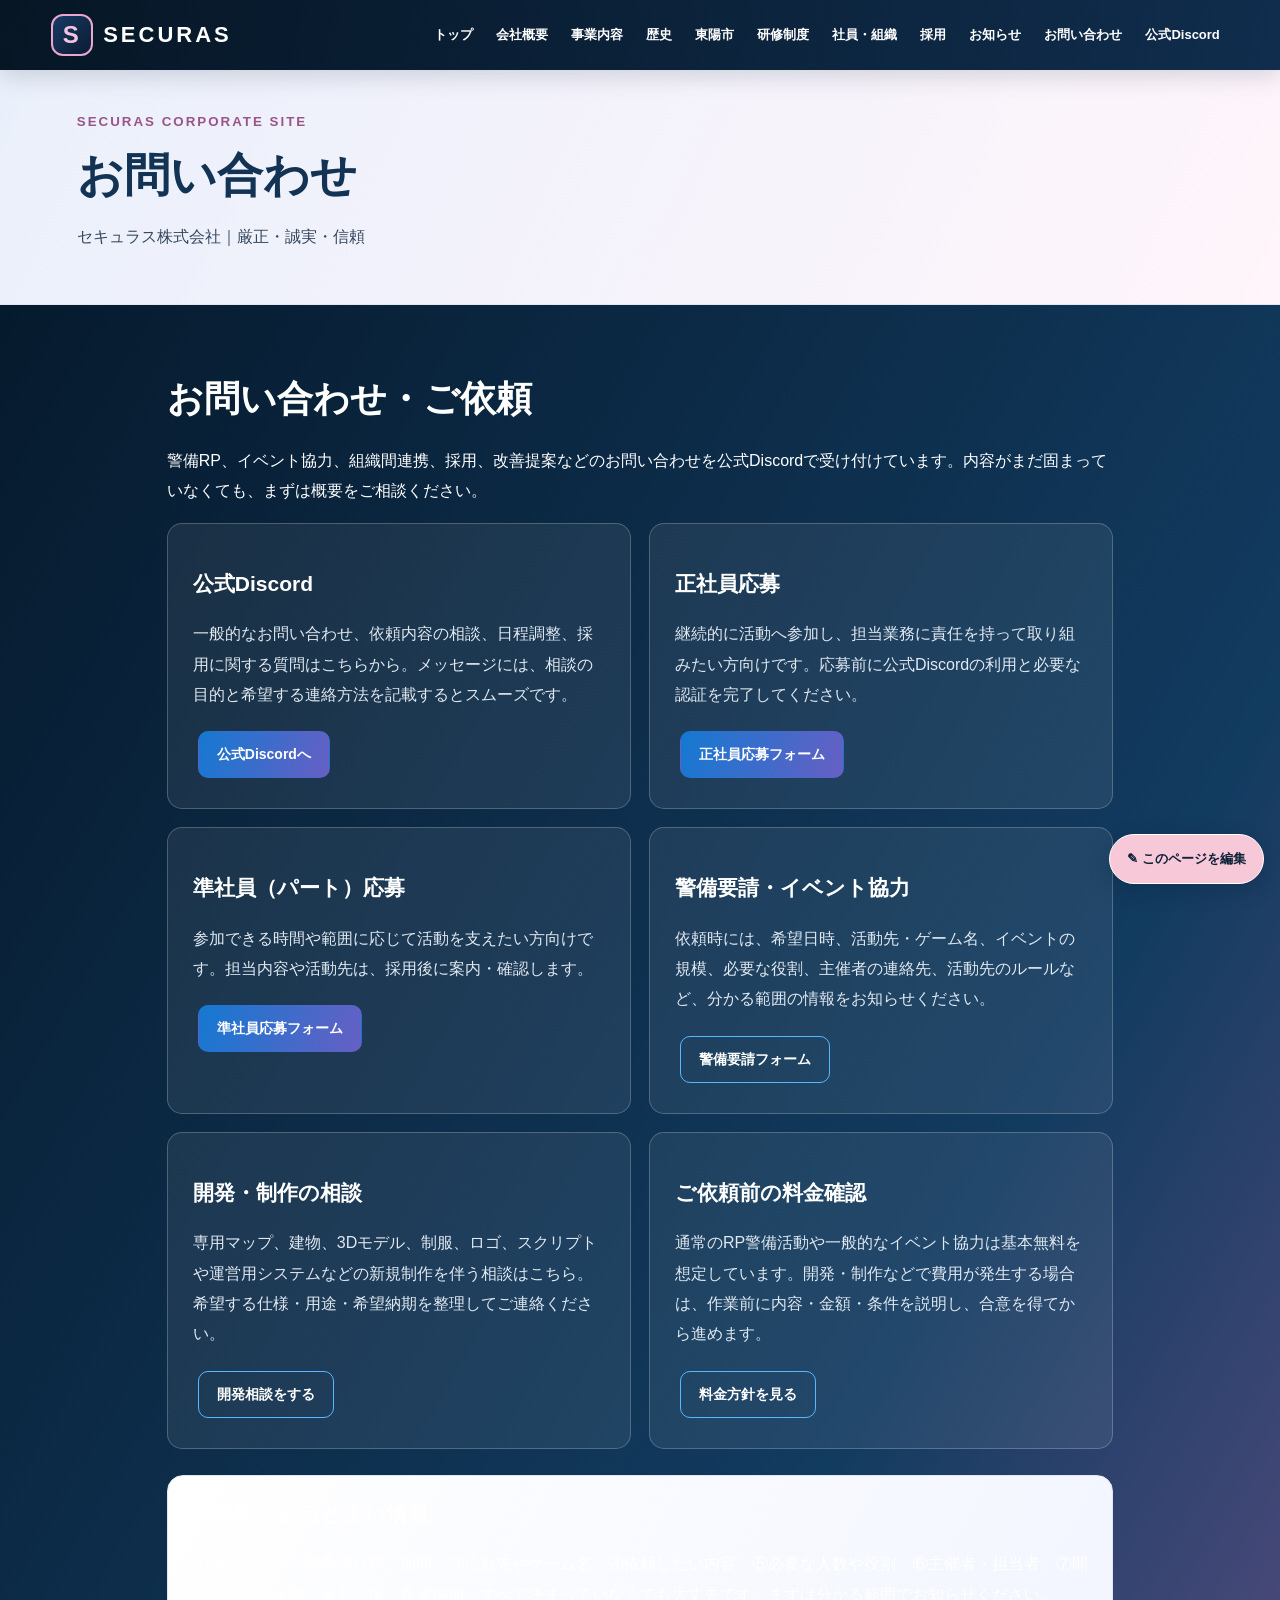
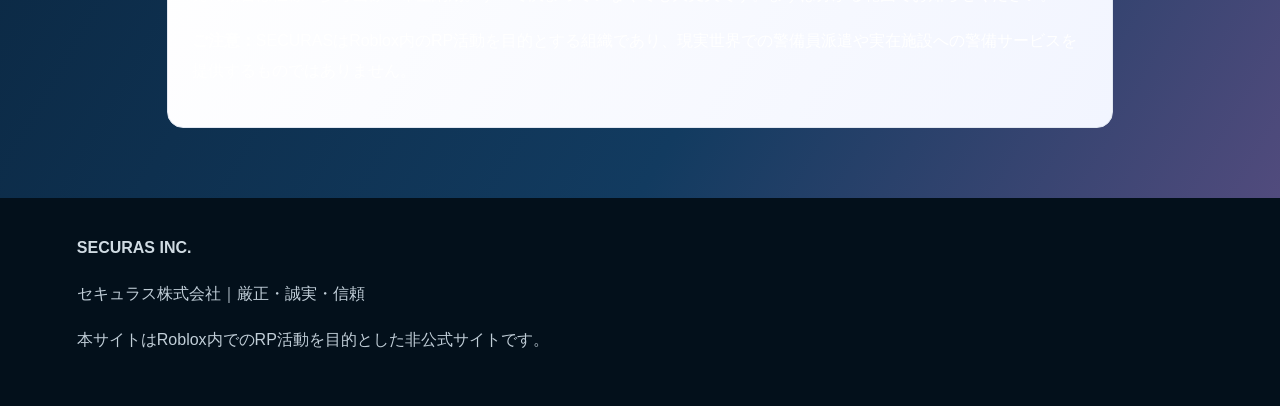
<file: contact.html>
<!doctype html><html lang="ja"><head><meta charset="utf-8"><meta name="viewport" content="width=device-width,initial-scale=1"><title>お問い合わせ｜SECURAS セキュラス株式会社</title><meta name="description" content="セキュラス株式会社のお問い合わせ。厳正・誠実・信頼を理念に活動しています。"><link rel="stylesheet" href="styles.css"></head><body><header><a href="index.html" style="color:white;text-decoration:none"><b>SECURAS</b></a><nav><a href="index.html">トップ</a><a href="about.html">会社概要</a><a href="business.html">事業内容</a><a href="history.html">歴史</a><a href="toyo.html">東陽市</a><a href="training.html">研修制度</a><a href="people.html">社員・組織</a><a href="recruit.html">採用</a><a href="news.html">お知らせ</a><a href="contact.html">お問い合わせ</a><a href="https://discord.gg/m7aD3rVCu8" target="_blank" rel="noopener">公式Discord</a></nav></header><div class="page-heading"><small>SECURAS CORPORATE SITE</small><h1>お問い合わせ</h1><p>セキュラス株式会社｜厳正・誠実・信頼</p></div><section class="contact" id="contact"><div class="wrap"><h2>お問い合わせ・ご依頼</h2><p>警備RP、イベント協力、組織間連携、採用、改善提案などのお問い合わせを公式Discordで受け付けています。内容がまだ固まっていなくても、まずは概要をご相談ください。</p><div class="contactgrid">
<div class="contactbox"><h3>公式Discord</h3><p>一般的なお問い合わせ、依頼内容の相談、日程調整、採用に関する質問はこちらから。メッセージには、相談の目的と希望する連絡方法を記載するとスムーズです。</p><a class="btn primary" href="https://discord.gg/m7aD3rVCu8" target="_blank" rel="noopener">公式Discordへ</a></div>
<div class="contactbox"><h3>正社員応募</h3><p>継続的に活動へ参加し、担当業務に責任を持って取り組みたい方向けです。応募前に公式Discordの利用と必要な認証を完了してください。</p><a class="btn primary" href="https://forms.gle/SvejVkEMp9N7QLnu8" target="_blank" rel="noopener">正社員応募フォーム</a></div>
<div class="contactbox"><h3>準社員（パート）応募</h3><p>参加できる時間や範囲に応じて活動を支えたい方向けです。担当内容や活動先は、採用後に案内・確認します。</p><a class="btn primary" href="https://forms.gle/VW9dEF8moFEk3pND8" target="_blank" rel="noopener">準社員応募フォーム</a></div>
<div class="contactbox"><h3>警備要請・イベント協力</h3><p>依頼時には、希望日時、活動先・ゲーム名、イベントの規模、必要な役割、主催者の連絡先、活動先のルールなど、分かる範囲の情報をお知らせください。</p><a class="btn" href="https://docs.google.com/forms/d/e/1FAIpQLSceHM53gu85F4nRA97Sgev66UL_fc3jyrpvM6CfOkge07cRlQ/viewform?usp=send_form" target="_blank" rel="noopener">警備要請フォーム</a></div>
<div class="contactbox"><h3>開発・制作の相談</h3><p>専用マップ、建物、3Dモデル、制服、ロゴ、スクリプトや運営用システムなどの新規制作を伴う相談はこちら。希望する仕様・用途・希望納期を整理してご連絡ください。</p><a class="btn" href="https://discord.gg/m7aD3rVCu8" target="_blank" rel="noopener">開発相談をする</a></div>
<div class="contactbox"><h3>ご依頼前の料金確認</h3><p>通常のRP警備活動や一般的なイベント協力は基本無料を想定しています。開発・制作などで費用が発生する場合は、作業前に内容・金額・条件を説明し、合意を得てから進めます。</p><a class="btn" href="business.html">料金方針を見る</a></div>
</div><div class="company-detail"><h3>相談時にあるとよい情報</h3><p>①相談の目的　②希望日時・期間　③活動先やゲーム名　④依頼したい内容　⑤必要な人数や役割　⑥主催者・担当者　⑦開発の場合は仕様・参考画像・希望納期。すべて決まっていなくても大丈夫です。まずは分かる範囲でお知らせください。</p><p><strong>ご注意：</strong>SECURASはRoblox内のRP活動を目的とする組織であり、現実世界での警備員派遣や実在施設への警備サービスを提供するものではありません。</p></div></div></section><footer><b>SECURAS INC.</b><p>セキュラス株式会社｜厳正・誠実・信頼</p><p>本サイトはRoblox内でのRP活動を目的とした非公式サイトです。</p></footer><a class="securas-edit-link" href="https://github.com/Oshun1019/-securas-website/edit/main/contact.html" target="_blank" rel="noopener">✎ このページを編集</a></body></html>
</file>
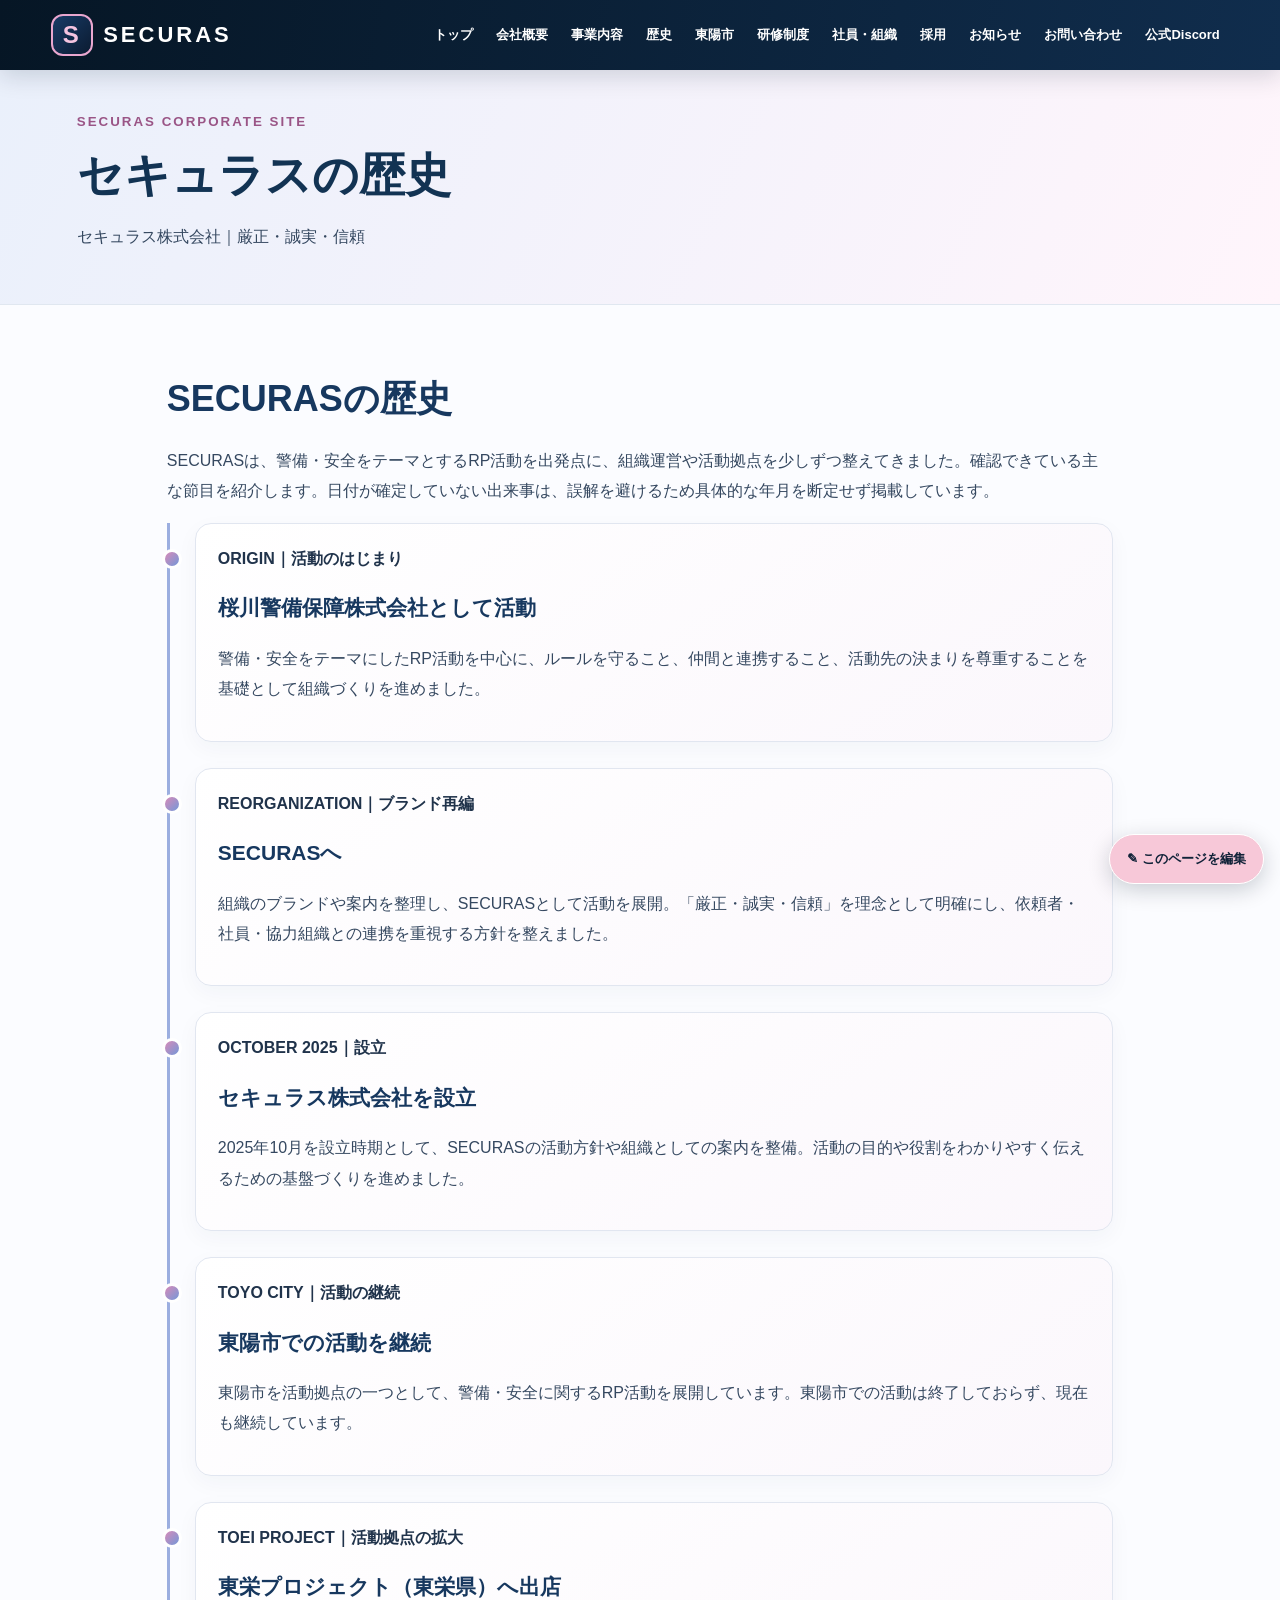
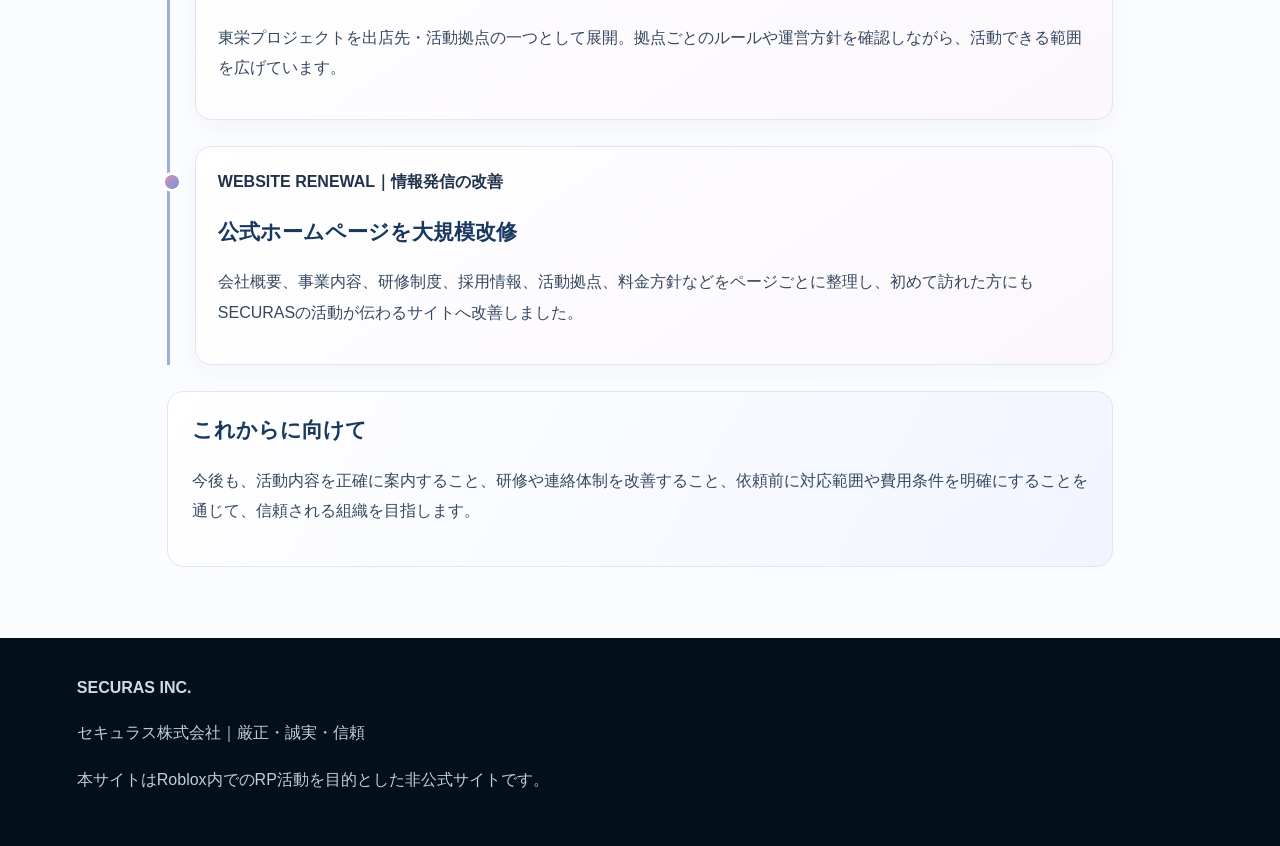
<file: history.html>
<!doctype html><html lang="ja"><head><meta charset="utf-8"><meta name="viewport" content="width=device-width,initial-scale=1"><title>セキュラスの歴史｜SECURAS セキュラス株式会社</title><meta name="description" content="セキュラス株式会社のセキュラスの歴史。厳正・誠実・信頼を理念に活動しています。"><link rel="stylesheet" href="styles.css"></head><body><header><a href="index.html" style="color:white;text-decoration:none"><b>SECURAS</b></a><nav><a href="index.html">トップ</a><a href="about.html">会社概要</a><a href="business.html">事業内容</a><a href="history.html">歴史</a><a href="toyo.html">東陽市</a><a href="training.html">研修制度</a><a href="people.html">社員・組織</a><a href="recruit.html">採用</a><a href="news.html">お知らせ</a><a href="contact.html">お問い合わせ</a><a href="https://discord.gg/m7aD3rVCu8" target="_blank" rel="noopener">公式Discord</a></nav></header><div class="page-heading"><small>SECURAS CORPORATE SITE</small><h1>セキュラスの歴史</h1><p>セキュラス株式会社｜厳正・誠実・信頼</p></div><section class="wrap" id="history"><h2>SECURASの歴史</h2><p>SECURASは、警備・安全をテーマとするRP活動を出発点に、組織運営や活動拠点を少しずつ整えてきました。確認できている主な節目を紹介します。日付が確定していない出来事は、誤解を避けるため具体的な年月を断定せず掲載しています。</p><div class="timeline">
<div class="event"><b>ORIGIN｜活動のはじまり</b><h3>桜川警備保障株式会社として活動</h3><p>警備・安全をテーマにしたRP活動を中心に、ルールを守ること、仲間と連携すること、活動先の決まりを尊重することを基礎として組織づくりを進めました。</p></div>
<div class="event"><b>REORGANIZATION｜ブランド再編</b><h3>SECURASへ</h3><p>組織のブランドや案内を整理し、SECURASとして活動を展開。「厳正・誠実・信頼」を理念として明確にし、依頼者・社員・協力組織との連携を重視する方針を整えました。</p></div>
<div class="event"><b>OCTOBER 2025｜設立</b><h3>セキュラス株式会社を設立</h3><p>2025年10月を設立時期として、SECURASの活動方針や組織としての案内を整備。活動の目的や役割をわかりやすく伝えるための基盤づくりを進めました。</p></div>
<div class="event"><b>TOYO CITY｜活動の継続</b><h3>東陽市での活動を継続</h3><p>東陽市を活動拠点の一つとして、警備・安全に関するRP活動を展開しています。東陽市での活動は終了しておらず、現在も継続しています。</p></div>
<div class="event"><b>TOEI PROJECT｜活動拠点の拡大</b><h3>東栄プロジェクト（東栄県）へ出店</h3><p>東栄プロジェクトを出店先・活動拠点の一つとして展開。拠点ごとのルールや運営方針を確認しながら、活動できる範囲を広げています。</p></div>
<div class="event"><b>WEBSITE RENEWAL｜情報発信の改善</b><h3>公式ホームページを大規模改修</h3><p>会社概要、事業内容、研修制度、採用情報、活動拠点、料金方針などをページごとに整理し、初めて訪れた方にもSECURASの活動が伝わるサイトへ改善しました。</p></div>
</div><div class="company-detail"><h3>これからに向けて</h3><p>今後も、活動内容を正確に案内すること、研修や連絡体制を改善すること、依頼前に対応範囲や費用条件を明確にすることを通じて、信頼される組織を目指します。</p></div></section><footer><b>SECURAS INC.</b><p>セキュラス株式会社｜厳正・誠実・信頼</p><p>本サイトはRoblox内でのRP活動を目的とした非公式サイトです。</p></footer><a class="securas-edit-link" href="https://github.com/Oshun1019/-securas-website/edit/main/history.html" target="_blank" rel="noopener">✎ このページを編集</a></body></html>
</file>
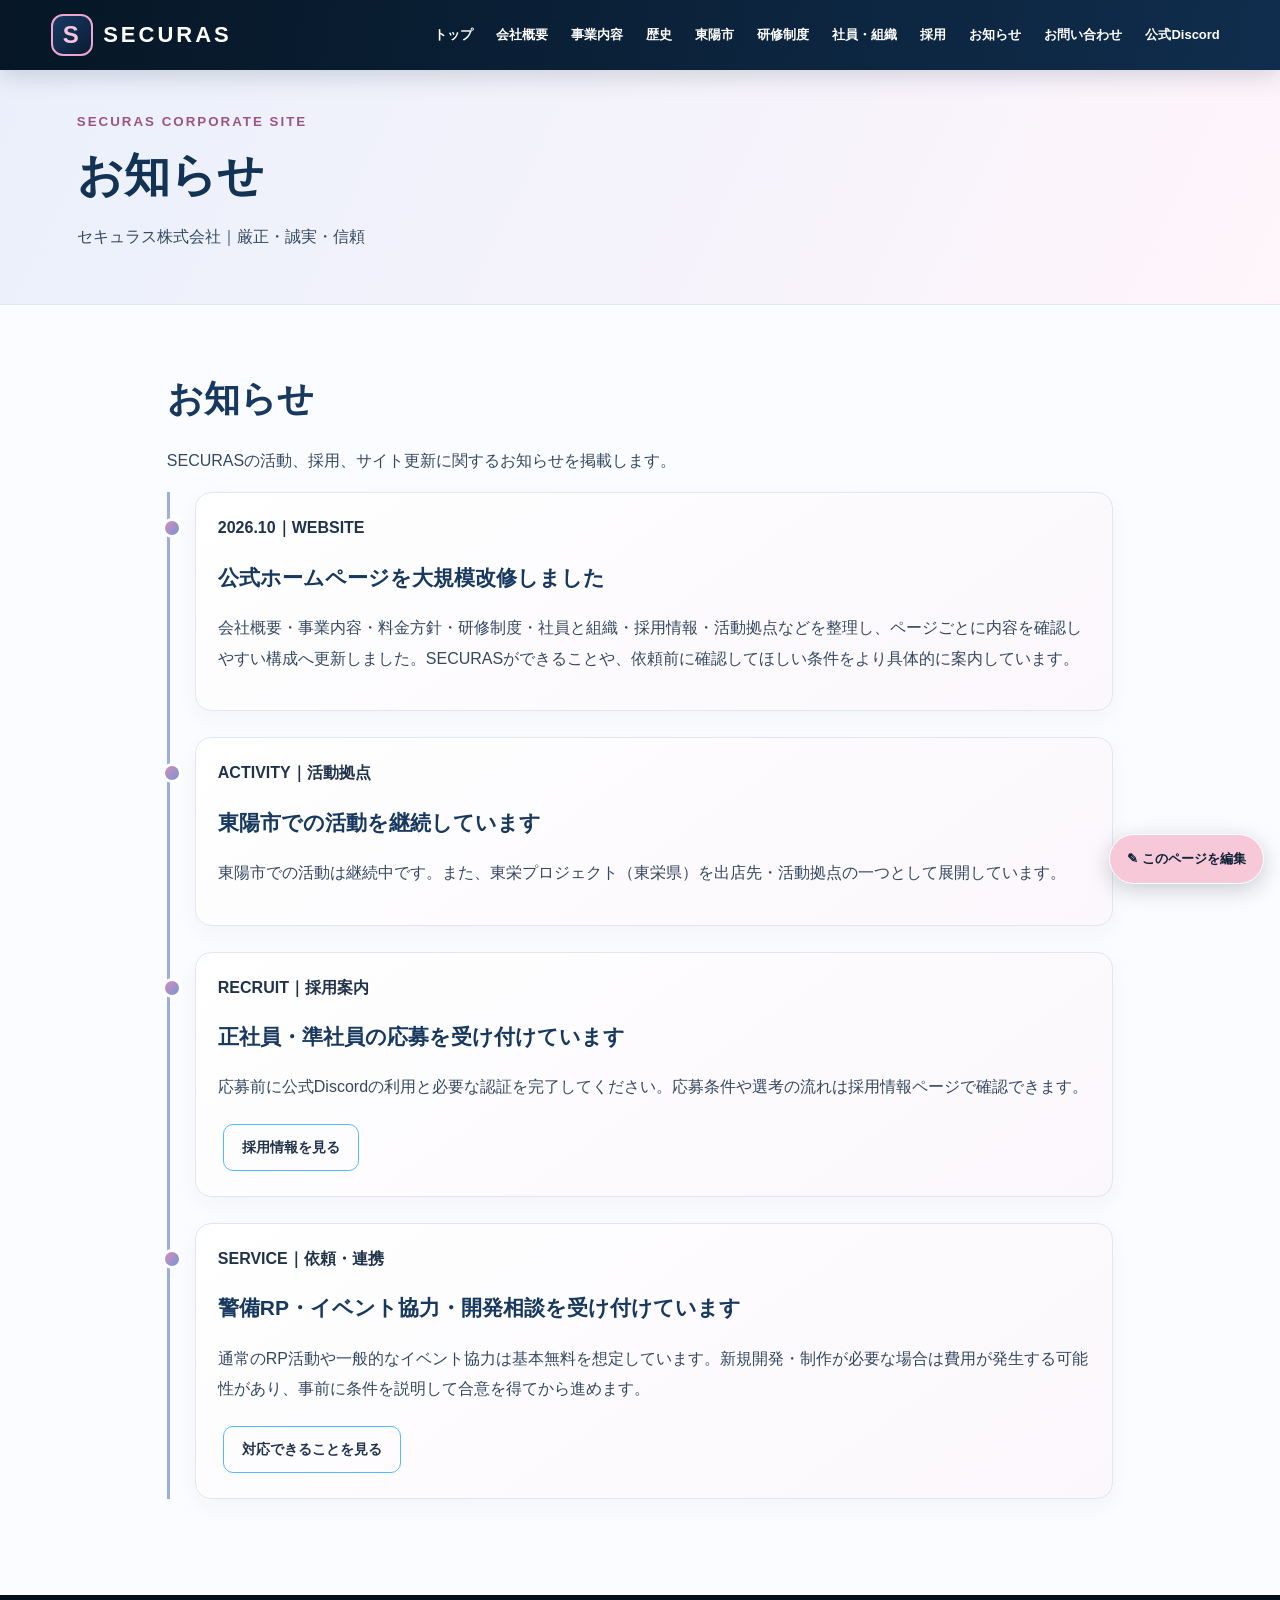
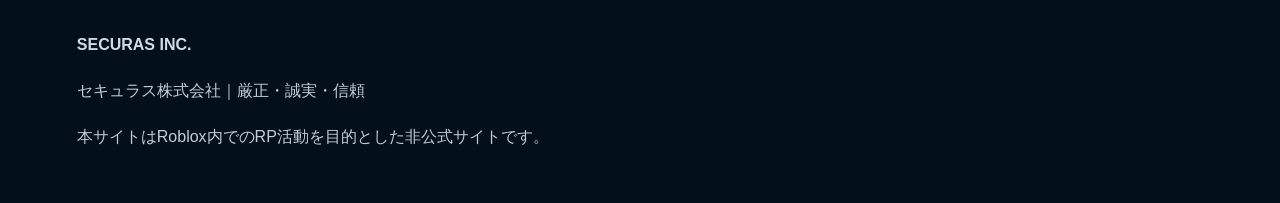
<file: news.html>
<!doctype html><html lang="ja"><head><meta charset="utf-8"><meta name="viewport" content="width=device-width,initial-scale=1"><title>お知らせ｜SECURAS セキュラス株式会社</title><meta name="description" content="セキュラス株式会社のお知らせ。厳正・誠実・信頼を理念に活動しています。"><link rel="stylesheet" href="styles.css"></head><body><header><a href="index.html" style="color:white;text-decoration:none"><b>SECURAS</b></a><nav><a href="index.html">トップ</a><a href="about.html">会社概要</a><a href="business.html">事業内容</a><a href="history.html">歴史</a><a href="toyo.html">東陽市</a><a href="training.html">研修制度</a><a href="people.html">社員・組織</a><a href="recruit.html">採用</a><a href="news.html">お知らせ</a><a href="contact.html">お問い合わせ</a><a href="https://discord.gg/m7aD3rVCu8" target="_blank" rel="noopener">公式Discord</a></nav></header><div class="page-heading"><small>SECURAS CORPORATE SITE</small><h1>お知らせ</h1><p>セキュラス株式会社｜厳正・誠実・信頼</p></div><section class="wrap" id="news"><h2>お知らせ</h2><p>SECURASの活動、採用、サイト更新に関するお知らせを掲載します。</p><div class="timeline">
<div class="event"><b>2026.10｜WEBSITE</b><h3>公式ホームページを大規模改修しました</h3><p>会社概要・事業内容・料金方針・研修制度・社員と組織・採用情報・活動拠点などを整理し、ページごとに内容を確認しやすい構成へ更新しました。SECURASができることや、依頼前に確認してほしい条件をより具体的に案内しています。</p></div>
<div class="event"><b>ACTIVITY｜活動拠点</b><h3>東陽市での活動を継続しています</h3><p>東陽市での活動は継続中です。また、東栄プロジェクト（東栄県）を出店先・活動拠点の一つとして展開しています。</p></div>
<div class="event"><b>RECRUIT｜採用案内</b><h3>正社員・準社員の応募を受け付けています</h3><p>応募前に公式Discordの利用と必要な認証を完了してください。応募条件や選考の流れは採用情報ページで確認できます。</p><a class="btn" href="recruit.html">採用情報を見る</a></div>
<div class="event"><b>SERVICE｜依頼・連携</b><h3>警備RP・イベント協力・開発相談を受け付けています</h3><p>通常のRP活動や一般的なイベント協力は基本無料を想定しています。新規開発・制作が必要な場合は費用が発生する可能性があり、事前に条件を説明して合意を得てから進めます。</p><a class="btn" href="business.html">対応できることを見る</a></div>
</div></section><footer><b>SECURAS INC.</b><p>セキュラス株式会社｜厳正・誠実・信頼</p><p>本サイトはRoblox内でのRP活動を目的とした非公式サイトです。</p></footer><a class="securas-edit-link" href="https://github.com/Oshun1019/-securas-website/edit/main/news.html" target="_blank" rel="noopener">✎ このページを編集</a></body></html>
</file>
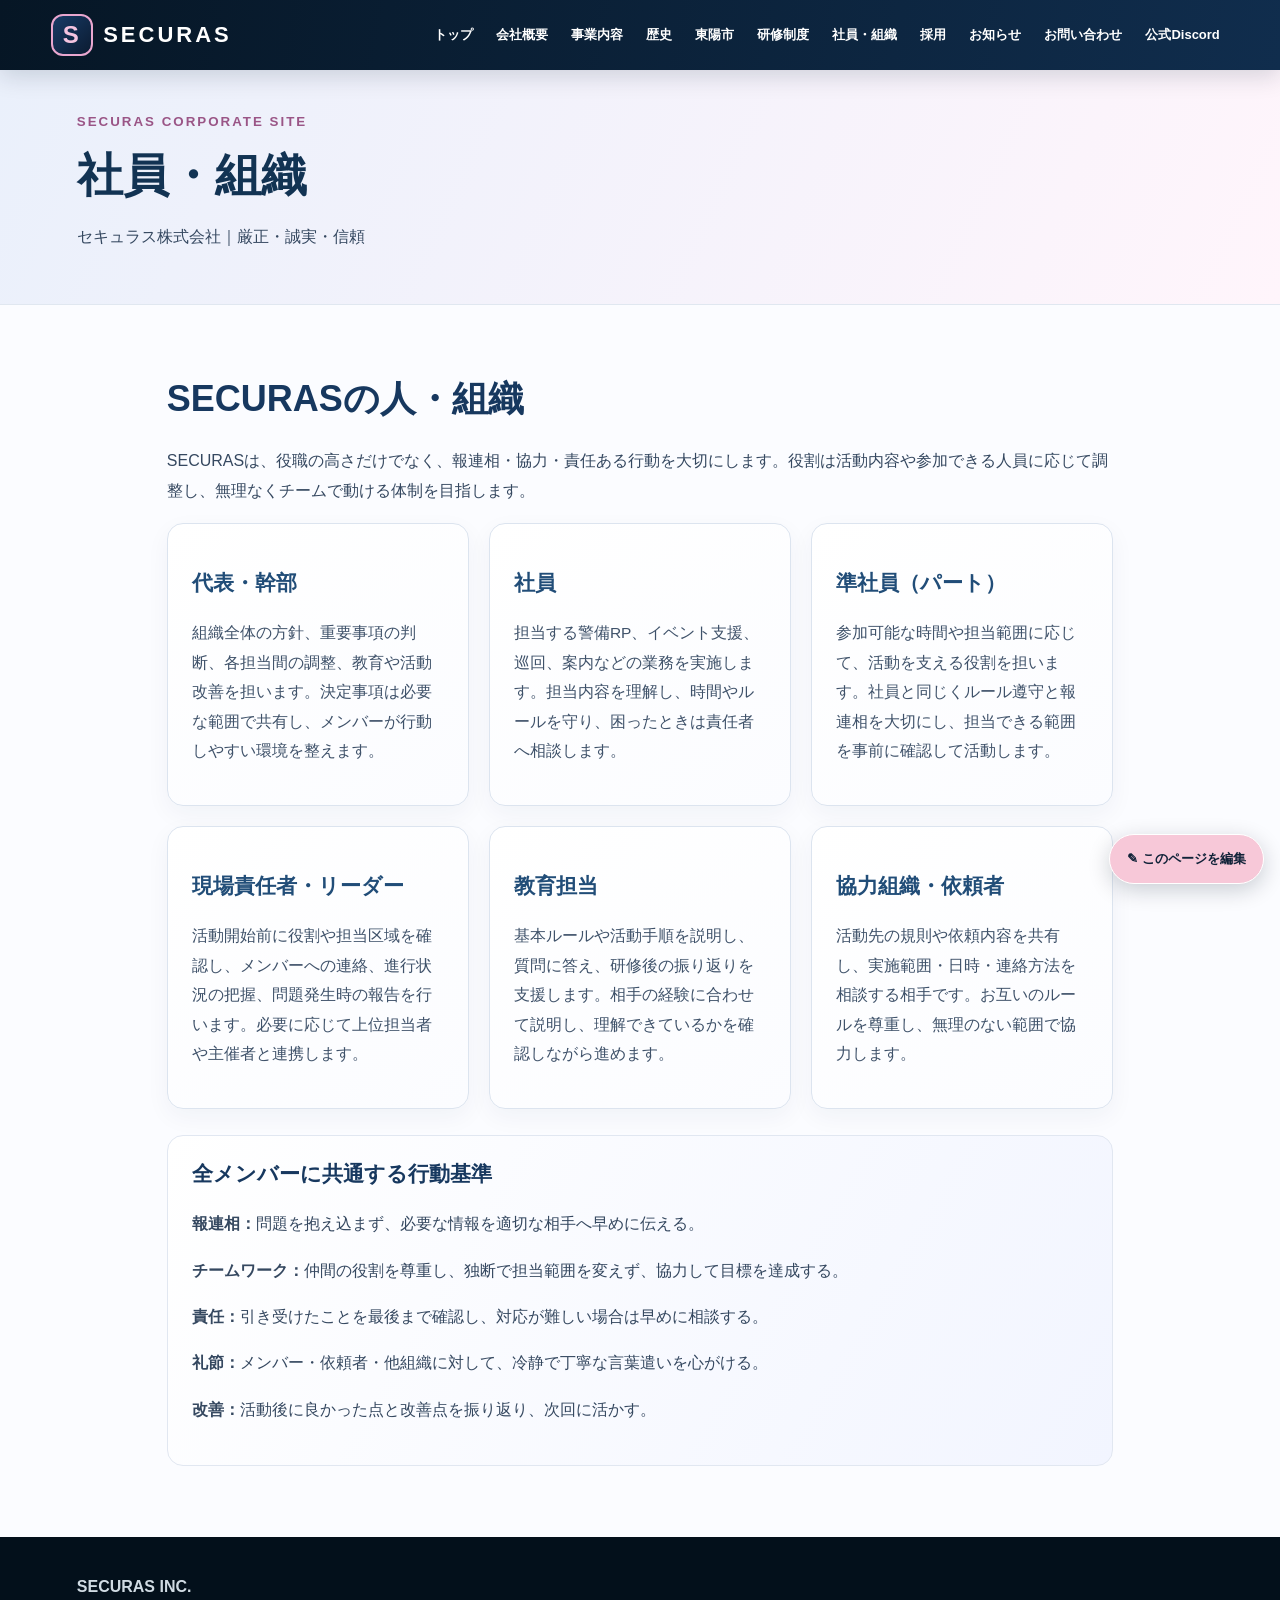
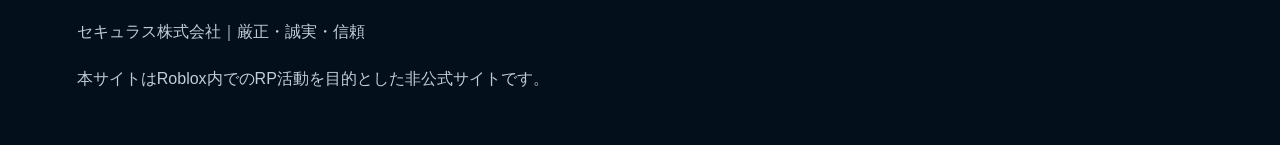
<file: people.html>
<!doctype html><html lang="ja"><head><meta charset="utf-8"><meta name="viewport" content="width=device-width,initial-scale=1"><title>社員・組織｜SECURAS セキュラス株式会社</title><meta name="description" content="セキュラス株式会社の社員・組織。厳正・誠実・信頼を理念に活動しています。"><link rel="stylesheet" href="styles.css"></head><body><header><a href="index.html" style="color:white;text-decoration:none"><b>SECURAS</b></a><nav><a href="index.html">トップ</a><a href="about.html">会社概要</a><a href="business.html">事業内容</a><a href="history.html">歴史</a><a href="toyo.html">東陽市</a><a href="training.html">研修制度</a><a href="people.html">社員・組織</a><a href="recruit.html">採用</a><a href="news.html">お知らせ</a><a href="contact.html">お問い合わせ</a><a href="https://discord.gg/m7aD3rVCu8" target="_blank" rel="noopener">公式Discord</a></nav></header><div class="page-heading"><small>SECURAS CORPORATE SITE</small><h1>社員・組織</h1><p>セキュラス株式会社｜厳正・誠実・信頼</p></div><section class="wrap" id="people">
<h2>SECURASの人・組織</h2><p>SECURASは、役職の高さだけでなく、報連相・協力・責任ある行動を大切にします。役割は活動内容や参加できる人員に応じて調整し、無理なくチームで動ける体制を目指します。</p>
<div class="grid">
<div class="card"><h3>代表・幹部</h3><p>組織全体の方針、重要事項の判断、各担当間の調整、教育や活動改善を担います。決定事項は必要な範囲で共有し、メンバーが行動しやすい環境を整えます。</p></div>
<div class="card"><h3>社員</h3><p>担当する警備RP、イベント支援、巡回、案内などの業務を実施します。担当内容を理解し、時間やルールを守り、困ったときは責任者へ相談します。</p></div>
<div class="card"><h3>準社員（パート）</h3><p>参加可能な時間や担当範囲に応じて、活動を支える役割を担います。社員と同じくルール遵守と報連相を大切にし、担当できる範囲を事前に確認して活動します。</p></div>
<div class="card"><h3>現場責任者・リーダー</h3><p>活動開始前に役割や担当区域を確認し、メンバーへの連絡、進行状況の把握、問題発生時の報告を行います。必要に応じて上位担当者や主催者と連携します。</p></div>
<div class="card"><h3>教育担当</h3><p>基本ルールや活動手順を説明し、質問に答え、研修後の振り返りを支援します。相手の経験に合わせて説明し、理解できているかを確認しながら進めます。</p></div>
<div class="card"><h3>協力組織・依頼者</h3><p>活動先の規則や依頼内容を共有し、実施範囲・日時・連絡方法を相談する相手です。お互いのルールを尊重し、無理のない範囲で協力します。</p></div>
</div>
<div class="company-detail"><h3>全メンバーに共通する行動基準</h3><p><strong>報連相：</strong>問題を抱え込まず、必要な情報を適切な相手へ早めに伝える。</p><p><strong>チームワーク：</strong>仲間の役割を尊重し、独断で担当範囲を変えず、協力して目標を達成する。</p><p><strong>責任：</strong>引き受けたことを最後まで確認し、対応が難しい場合は早めに相談する。</p><p><strong>礼節：</strong>メンバー・依頼者・他組織に対して、冷静で丁寧な言葉遣いを心がける。</p><p><strong>改善：</strong>活動後に良かった点と改善点を振り返り、次回に活かす。</p></div>
</section><footer><b>SECURAS INC.</b><p>セキュラス株式会社｜厳正・誠実・信頼</p><p>本サイトはRoblox内でのRP活動を目的とした非公式サイトです。</p></footer><a class="securas-edit-link" href="https://github.com/Oshun1019/-securas-website/edit/main/people.html" target="_blank" rel="noopener">✎ このページを編集</a></body></html>
</file>
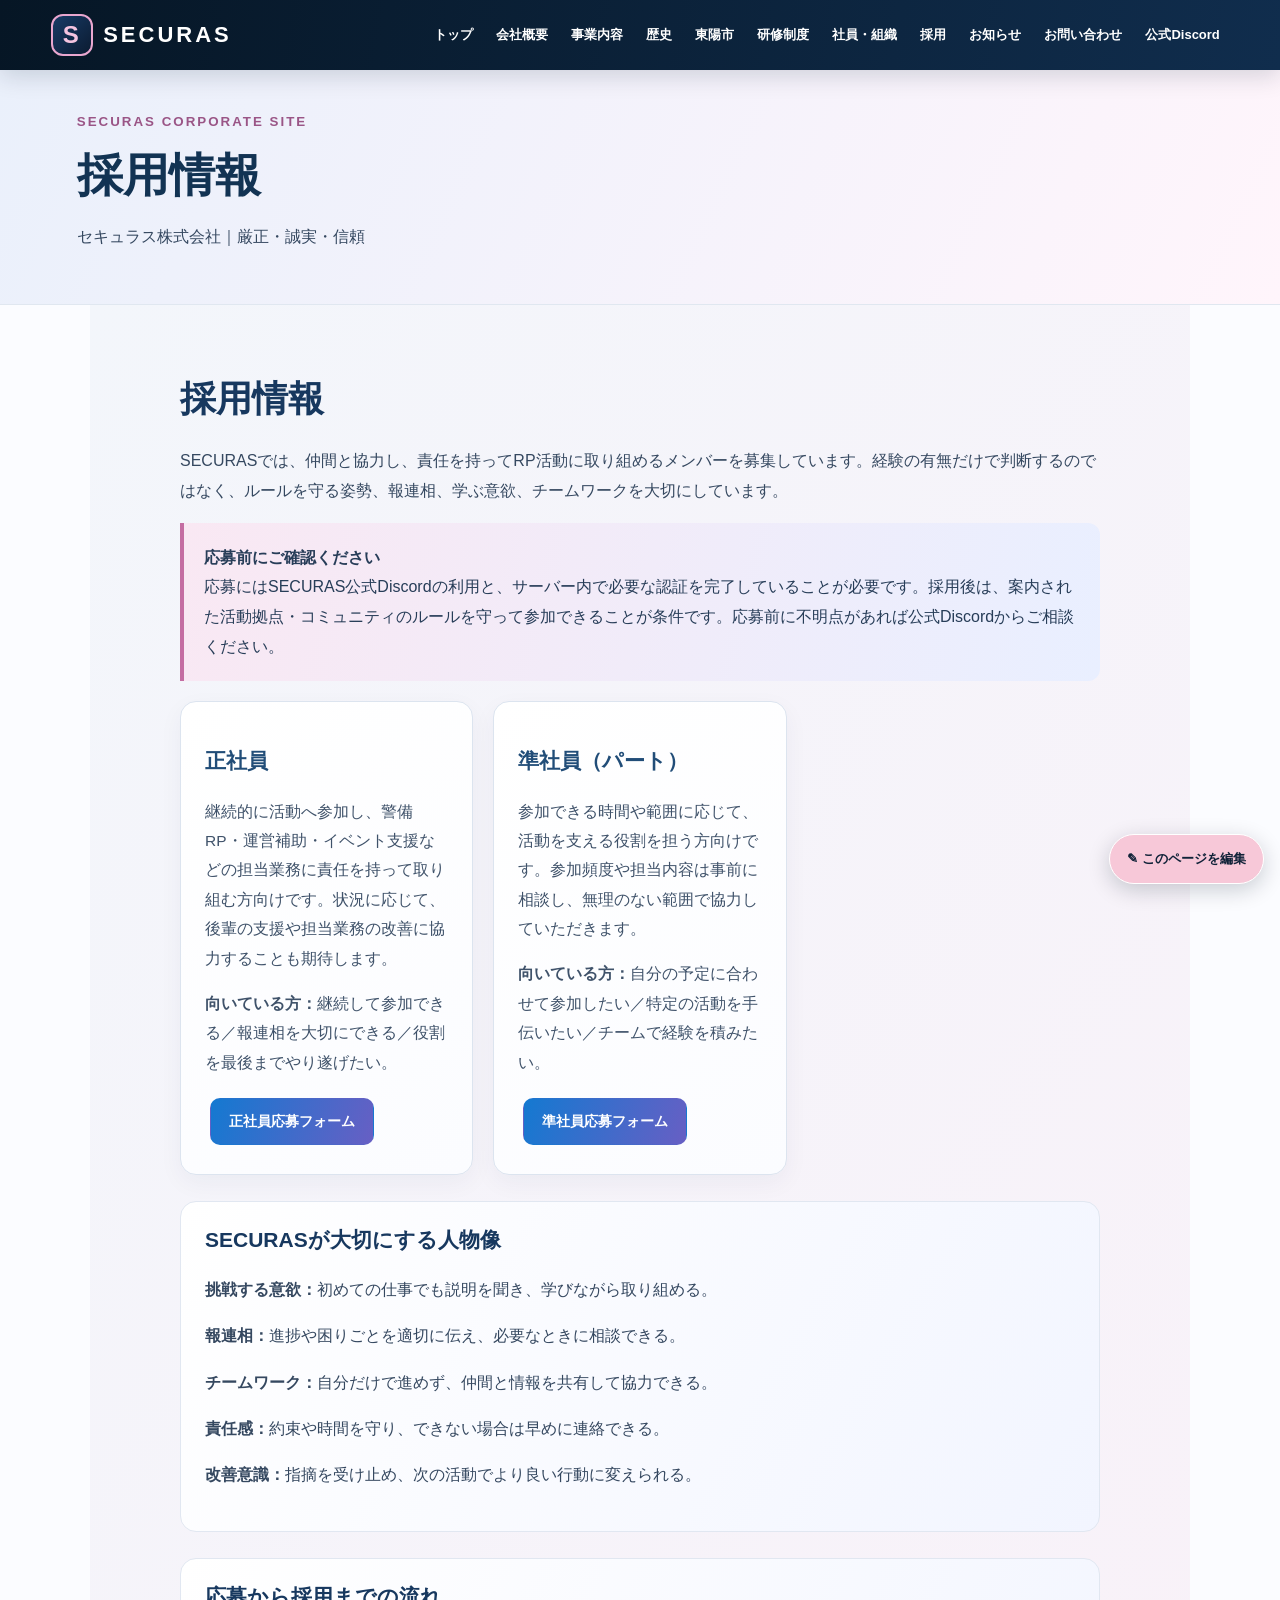
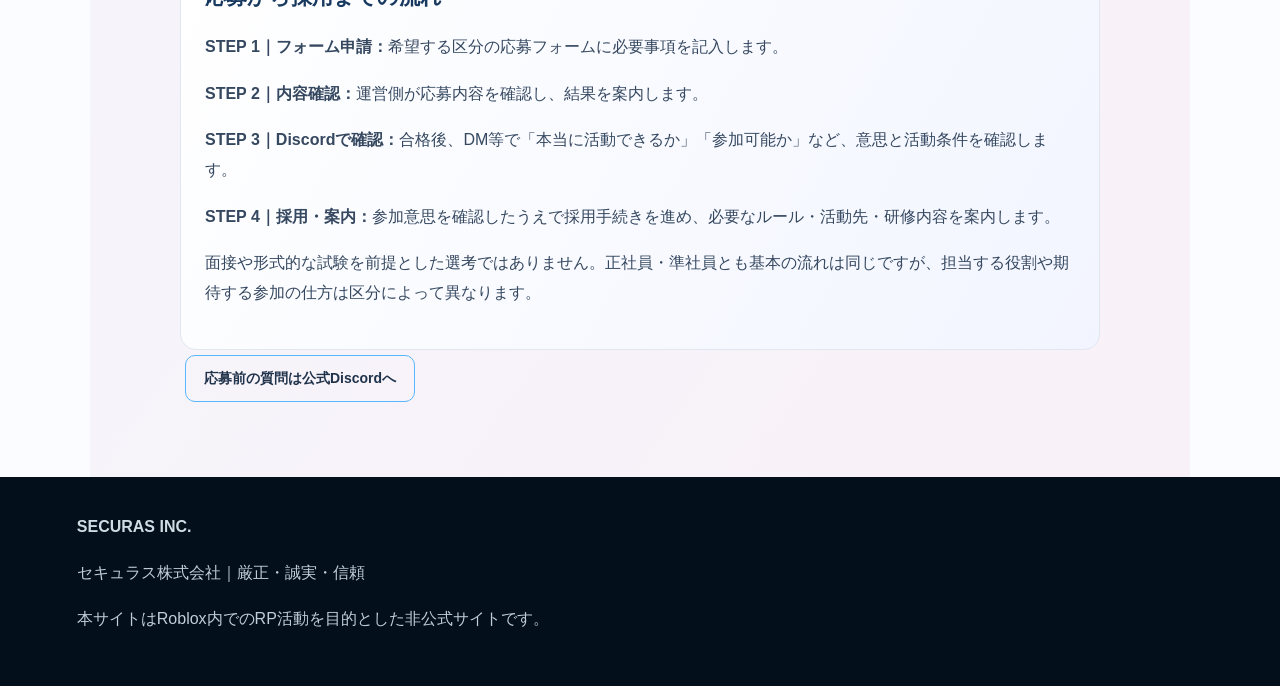
<file: recruit.html>
<!doctype html><html lang="ja"><head><meta charset="utf-8"><meta name="viewport" content="width=device-width,initial-scale=1"><title>採用情報｜SECURAS セキュラス株式会社</title><meta name="description" content="セキュラス株式会社の採用情報。厳正・誠実・信頼を理念に活動しています。"><link rel="stylesheet" href="styles.css"></head><body><header><a href="index.html" style="color:white;text-decoration:none"><b>SECURAS</b></a><nav><a href="index.html">トップ</a><a href="about.html">会社概要</a><a href="business.html">事業内容</a><a href="history.html">歴史</a><a href="toyo.html">東陽市</a><a href="training.html">研修制度</a><a href="people.html">社員・組織</a><a href="recruit.html">採用</a><a href="news.html">お知らせ</a><a href="contact.html">お問い合わせ</a><a href="https://discord.gg/m7aD3rVCu8" target="_blank" rel="noopener">公式Discord</a></nav></header><div class="page-heading"><small>SECURAS CORPORATE SITE</small><h1>採用情報</h1><p>セキュラス株式会社｜厳正・誠実・信頼</p></div><section class="wrap alt" id="recruit">
<h2>採用情報</h2><p>SECURASでは、仲間と協力し、責任を持ってRP活動に取り組めるメンバーを募集しています。経験の有無だけで判断するのではなく、ルールを守る姿勢、報連相、学ぶ意欲、チームワークを大切にしています。</p>
<div class="notice"><b>応募前にご確認ください</b><br>応募にはSECURAS公式Discordの利用と、サーバー内で必要な認証を完了していることが必要です。採用後は、案内された活動拠点・コミュニティのルールを守って参加できることが条件です。応募前に不明点があれば公式Discordからご相談ください。</div>
<div class="grid">
<div class="card"><h3>正社員</h3><p>継続的に活動へ参加し、警備RP・運営補助・イベント支援などの担当業務に責任を持って取り組む方向けです。状況に応じて、後輩の支援や担当業務の改善に協力することも期待します。</p><p><strong>向いている方：</strong>継続して参加できる／報連相を大切にできる／役割を最後までやり遂げたい。</p><a class="btn primary" href="https://forms.gle/SvejVkEMp9N7QLnu8" target="_blank" rel="noopener">正社員応募フォーム</a></div>
<div class="card"><h3>準社員（パート）</h3><p>参加できる時間や範囲に応じて、活動を支える役割を担う方向けです。参加頻度や担当内容は事前に相談し、無理のない範囲で協力していただきます。</p><p><strong>向いている方：</strong>自分の予定に合わせて参加したい／特定の活動を手伝いたい／チームで経験を積みたい。</p><a class="btn primary" href="https://forms.gle/VW9dEF8moFEk3pND8" target="_blank" rel="noopener">準社員応募フォーム</a></div>
</div>
<div class="company-detail"><h3>SECURASが大切にする人物像</h3><p><strong>挑戦する意欲：</strong>初めての仕事でも説明を聞き、学びながら取り組める。</p><p><strong>報連相：</strong>進捗や困りごとを適切に伝え、必要なときに相談できる。</p><p><strong>チームワーク：</strong>自分だけで進めず、仲間と情報を共有して協力できる。</p><p><strong>責任感：</strong>約束や時間を守り、できない場合は早めに連絡できる。</p><p><strong>改善意識：</strong>指摘を受け止め、次の活動でより良い行動に変えられる。</p></div>
<div class="company-detail"><h3>応募から採用までの流れ</h3><p><strong>STEP 1｜フォーム申請：</strong>希望する区分の応募フォームに必要事項を記入します。</p><p><strong>STEP 2｜内容確認：</strong>運営側が応募内容を確認し、結果を案内します。</p><p><strong>STEP 3｜Discordで確認：</strong>合格後、DM等で「本当に活動できるか」「参加可能か」など、意思と活動条件を確認します。</p><p><strong>STEP 4｜採用・案内：</strong>参加意思を確認したうえで採用手続きを進め、必要なルール・活動先・研修内容を案内します。</p><p>面接や形式的な試験を前提とした選考ではありません。正社員・準社員とも基本の流れは同じですが、担当する役割や期待する参加の仕方は区分によって異なります。</p></div>
<a class="btn" href="https://discord.gg/m7aD3rVCu8" target="_blank" rel="noopener">応募前の質問は公式Discordへ</a>
</section><footer><b>SECURAS INC.</b><p>セキュラス株式会社｜厳正・誠実・信頼</p><p>本サイトはRoblox内でのRP活動を目的とした非公式サイトです。</p></footer><a class="securas-edit-link" href="https://github.com/Oshun1019/-securas-website/edit/main/recruit.html" target="_blank" rel="noopener">✎ このページを編集</a></body></html>
</file>
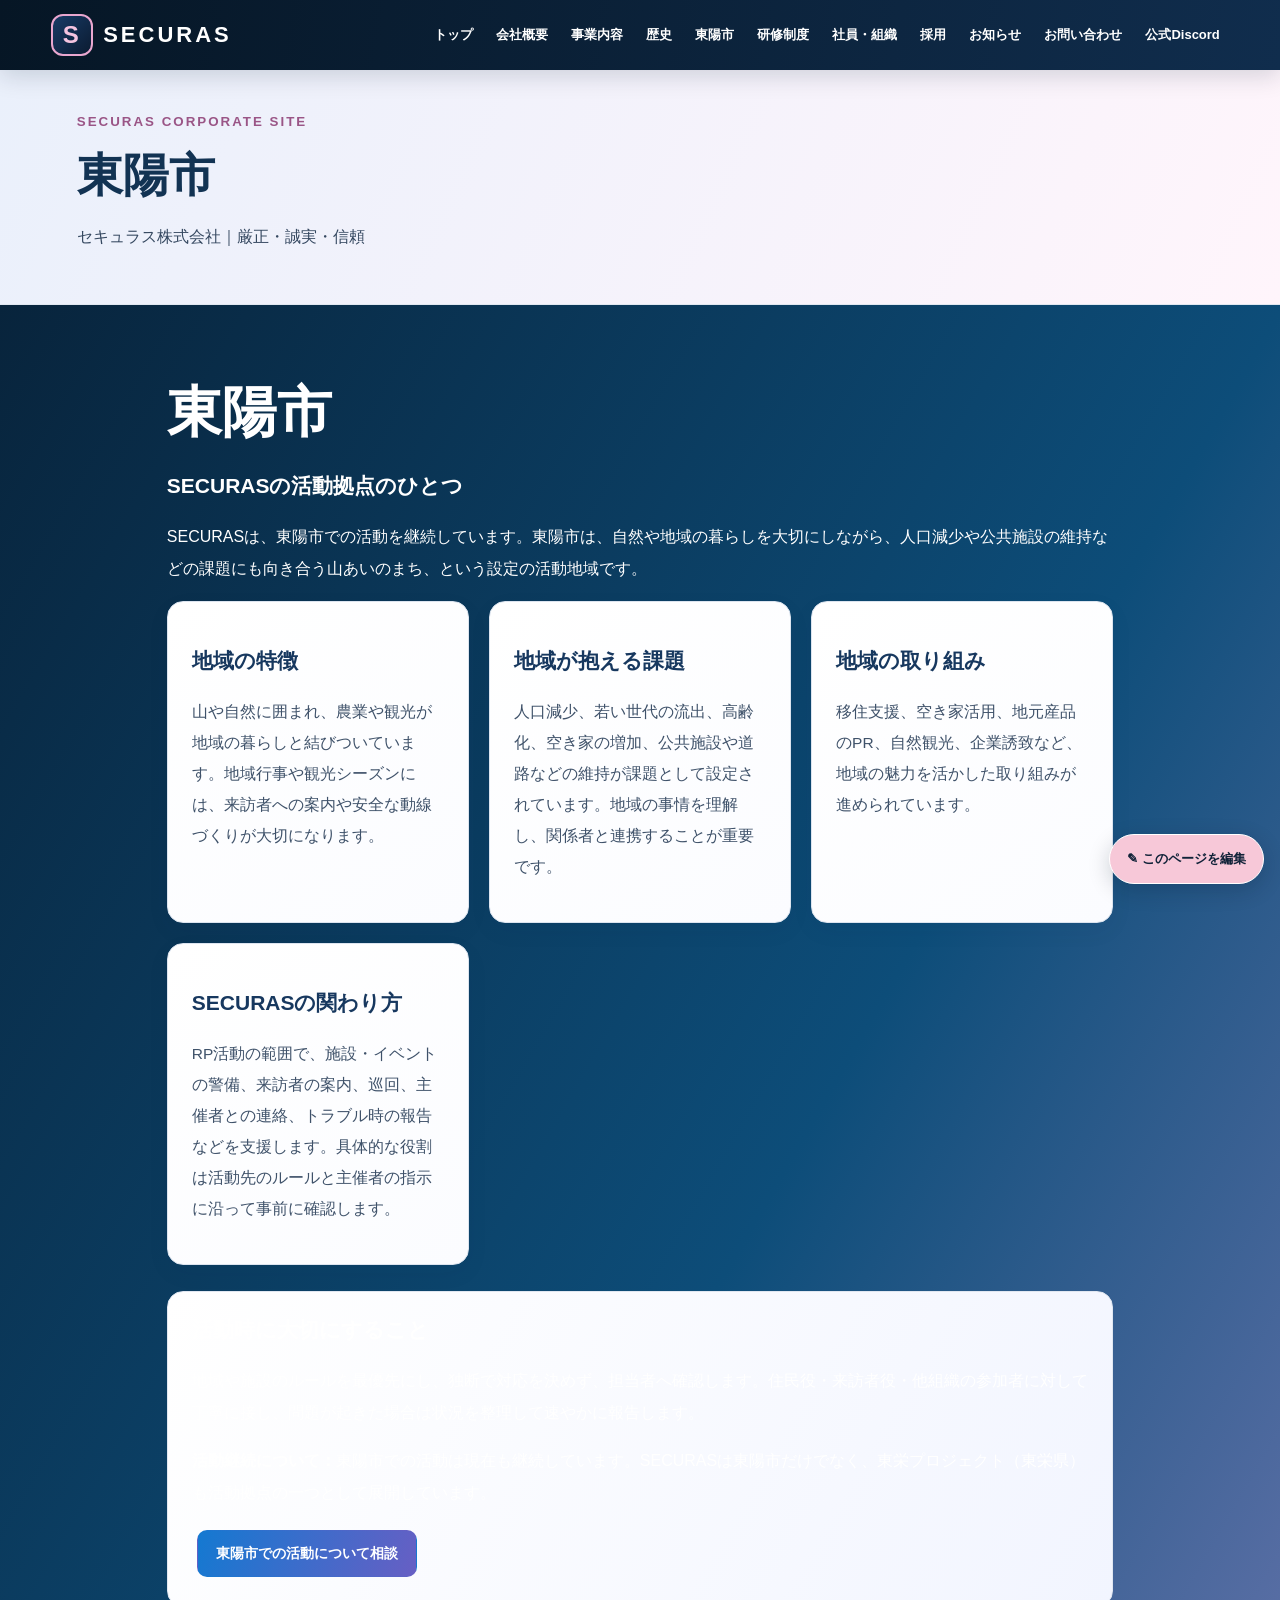
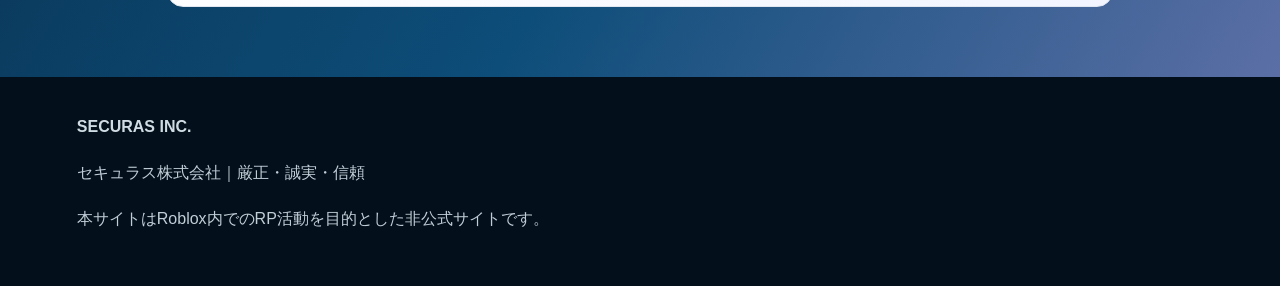
<file: toyo.html>
<!doctype html><html lang="ja"><head><meta charset="utf-8"><meta name="viewport" content="width=device-width,initial-scale=1"><title>東陽市｜SECURAS セキュラス株式会社</title><meta name="description" content="セキュラス株式会社の東陽市。厳正・誠実・信頼を理念に活動しています。"><link rel="stylesheet" href="styles.css"></head><body><header><a href="index.html" style="color:white;text-decoration:none"><b>SECURAS</b></a><nav><a href="index.html">トップ</a><a href="about.html">会社概要</a><a href="business.html">事業内容</a><a href="history.html">歴史</a><a href="toyo.html">東陽市</a><a href="training.html">研修制度</a><a href="people.html">社員・組織</a><a href="recruit.html">採用</a><a href="news.html">お知らせ</a><a href="contact.html">お問い合わせ</a><a href="https://discord.gg/m7aD3rVCu8" target="_blank" rel="noopener">公式Discord</a></nav></header><div class="page-heading"><small>SECURAS CORPORATE SITE</small><h1>東陽市</h1><p>セキュラス株式会社｜厳正・誠実・信頼</p></div><section class="city" id="toyo"><div class="wrap"><h2>東陽市</h2><h3>SECURASの活動拠点のひとつ</h3><p>SECURASは、東陽市での活動を継続しています。東陽市は、自然や地域の暮らしを大切にしながら、人口減少や公共施設の維持などの課題にも向き合う山あいのまち、という設定の活動地域です。</p><div class="grid"><div class="card"><h3>地域の特徴</h3><p>山や自然に囲まれ、農業や観光が地域の暮らしと結びついています。地域行事や観光シーズンには、来訪者への案内や安全な動線づくりが大切になります。</p></div><div class="card"><h3>地域が抱える課題</h3><p>人口減少、若い世代の流出、高齢化、空き家の増加、公共施設や道路などの維持が課題として設定されています。地域の事情を理解し、関係者と連携することが重要です。</p></div><div class="card"><h3>地域の取り組み</h3><p>移住支援、空き家活用、地元産品のPR、自然観光、企業誘致など、地域の魅力を活かした取り組みが進められています。</p></div><div class="card"><h3>SECURASの関わり方</h3><p>RP活動の範囲で、施設・イベントの警備、来訪者の案内、巡回、主催者との連絡、トラブル時の報告などを支援します。具体的な役割は活動先のルールと主催者の指示に沿って事前に確認します。</p></div></div><div class="company-detail"><h3>活動時に大切にすること</h3><p>地域や施設のルールを最優先にし、独断で対応を決めず、担当者へ確認します。住民役・来訪者役・他組織の参加者に対して丁寧に接し、問題が起きた場合は状況を整理して速やかに報告します。</p><p><strong>活動継続について：</strong>東陽市での活動は現在も継続しています。SECURASは東陽市だけでなく、東栄プロジェクト（東栄県）も活動拠点の一つとして展開しています。</p><a class="btn primary" href="contact.html">東陽市での活動について相談</a></div></div></section><footer><b>SECURAS INC.</b><p>セキュラス株式会社｜厳正・誠実・信頼</p><p>本サイトはRoblox内でのRP活動を目的とした非公式サイトです。</p></footer><a class="securas-edit-link" href="https://github.com/Oshun1019/-securas-website/edit/main/toyo.html" target="_blank" rel="noopener">✎ このページを編集</a></body></html>
</file>
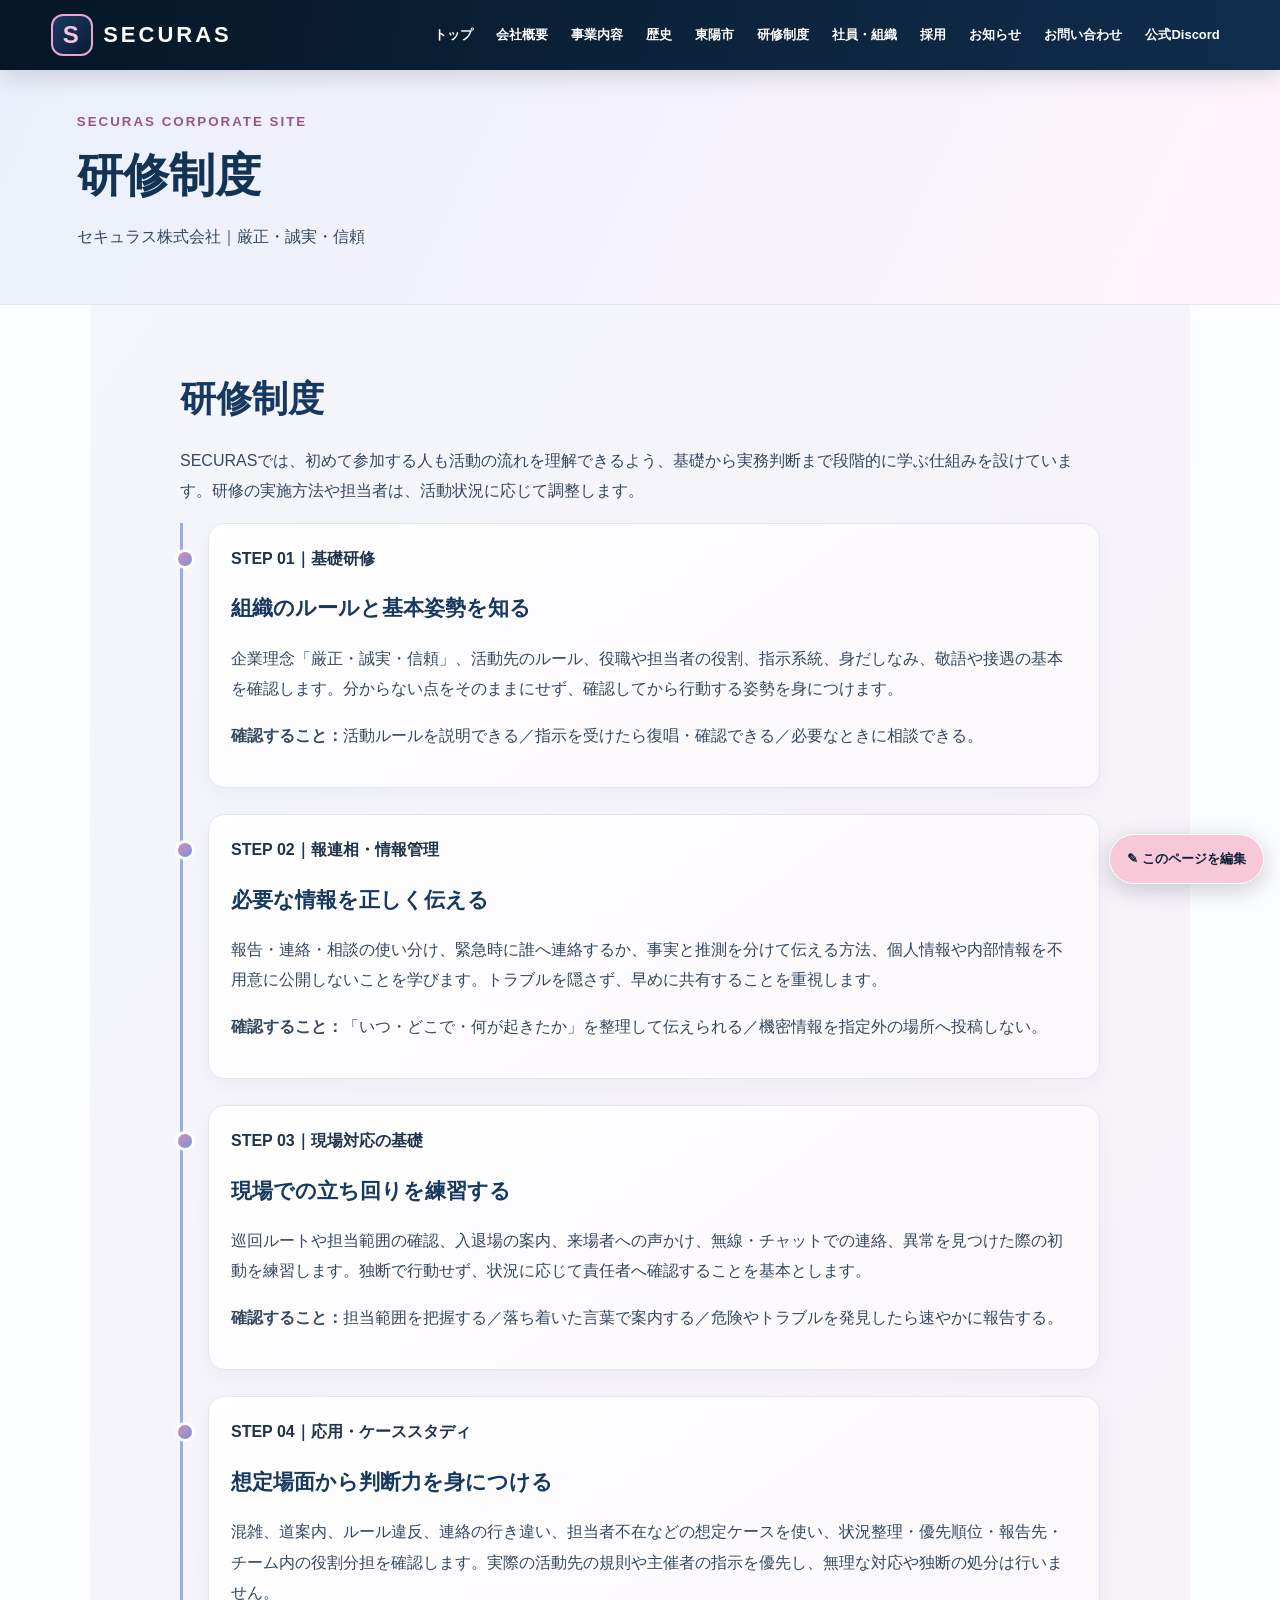
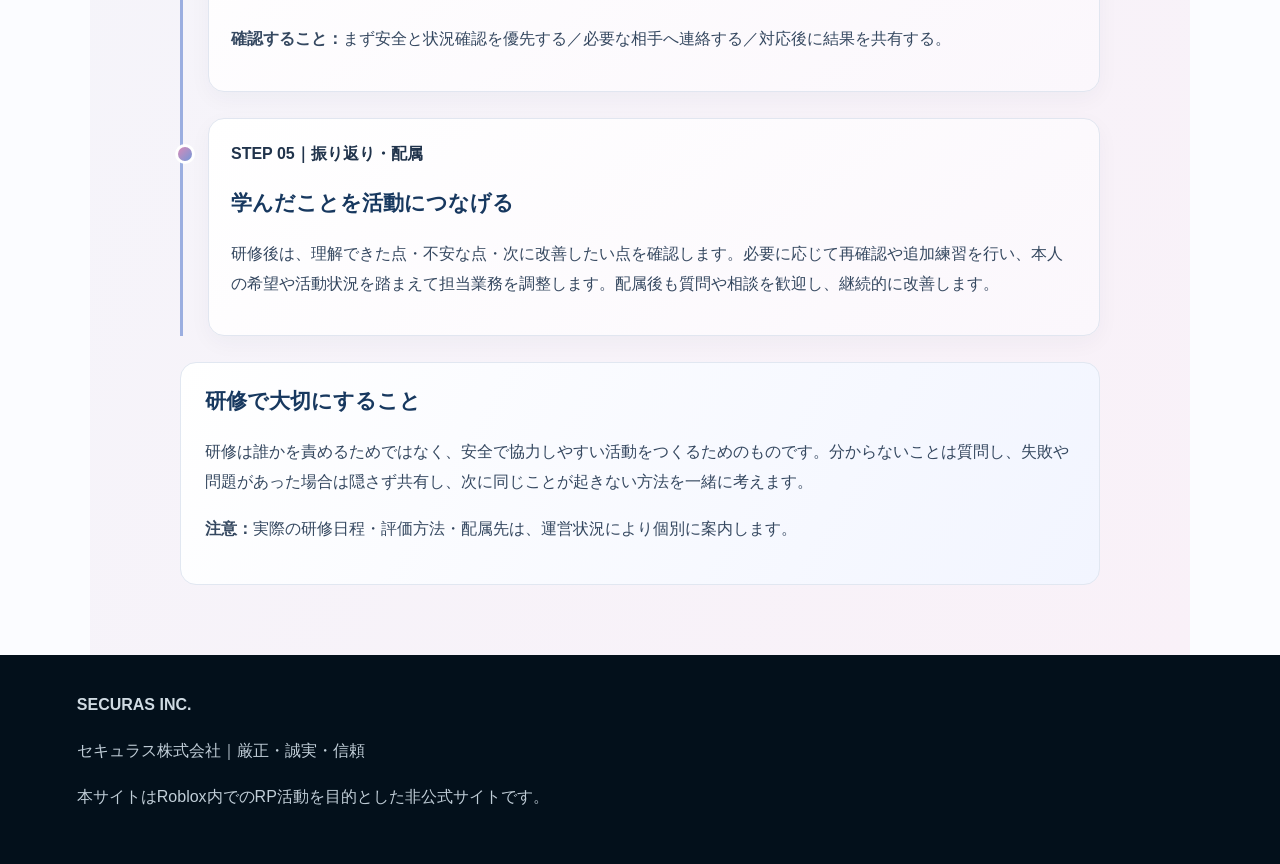
<file: training.html>
<!doctype html><html lang="ja"><head><meta charset="utf-8"><meta name="viewport" content="width=device-width,initial-scale=1"><title>研修制度｜SECURAS セキュラス株式会社</title><meta name="description" content="セキュラス株式会社の研修制度。厳正・誠実・信頼を理念に活動しています。"><link rel="stylesheet" href="styles.css"></head><body><header><a href="index.html" style="color:white;text-decoration:none"><b>SECURAS</b></a><nav><a href="index.html">トップ</a><a href="about.html">会社概要</a><a href="business.html">事業内容</a><a href="history.html">歴史</a><a href="toyo.html">東陽市</a><a href="training.html">研修制度</a><a href="people.html">社員・組織</a><a href="recruit.html">採用</a><a href="news.html">お知らせ</a><a href="contact.html">お問い合わせ</a><a href="https://discord.gg/m7aD3rVCu8" target="_blank" rel="noopener">公式Discord</a></nav></header><div class="page-heading"><small>SECURAS CORPORATE SITE</small><h1>研修制度</h1><p>セキュラス株式会社｜厳正・誠実・信頼</p></div><section class="wrap alt" id="training">
<h2>研修制度</h2><p>SECURASでは、初めて参加する人も活動の流れを理解できるよう、基礎から実務判断まで段階的に学ぶ仕組みを設けています。研修の実施方法や担当者は、活動状況に応じて調整します。</p>
<div class="timeline">
<div class="event"><b>STEP 01｜基礎研修</b><h3>組織のルールと基本姿勢を知る</h3><p>企業理念「厳正・誠実・信頼」、活動先のルール、役職や担当者の役割、指示系統、身だしなみ、敬語や接遇の基本を確認します。分からない点をそのままにせず、確認してから行動する姿勢を身につけます。</p><p><strong>確認すること：</strong>活動ルールを説明できる／指示を受けたら復唱・確認できる／必要なときに相談できる。</p></div>
<div class="event"><b>STEP 02｜報連相・情報管理</b><h3>必要な情報を正しく伝える</h3><p>報告・連絡・相談の使い分け、緊急時に誰へ連絡するか、事実と推測を分けて伝える方法、個人情報や内部情報を不用意に公開しないことを学びます。トラブルを隠さず、早めに共有することを重視します。</p><p><strong>確認すること：</strong>「いつ・どこで・何が起きたか」を整理して伝えられる／機密情報を指定外の場所へ投稿しない。</p></div>
<div class="event"><b>STEP 03｜現場対応の基礎</b><h3>現場での立ち回りを練習する</h3><p>巡回ルートや担当範囲の確認、入退場の案内、来場者への声かけ、無線・チャットでの連絡、異常を見つけた際の初動を練習します。独断で行動せず、状況に応じて責任者へ確認することを基本とします。</p><p><strong>確認すること：</strong>担当範囲を把握する／落ち着いた言葉で案内する／危険やトラブルを発見したら速やかに報告する。</p></div>
<div class="event"><b>STEP 04｜応用・ケーススタディ</b><h3>想定場面から判断力を身につける</h3><p>混雑、道案内、ルール違反、連絡の行き違い、担当者不在などの想定ケースを使い、状況整理・優先順位・報告先・チーム内の役割分担を確認します。実際の活動先の規則や主催者の指示を優先し、無理な対応や独断の処分は行いません。</p><p><strong>確認すること：</strong>まず安全と状況確認を優先する／必要な相手へ連絡する／対応後に結果を共有する。</p></div>
<div class="event"><b>STEP 05｜振り返り・配属</b><h3>学んだことを活動につなげる</h3><p>研修後は、理解できた点・不安な点・次に改善したい点を確認します。必要に応じて再確認や追加練習を行い、本人の希望や活動状況を踏まえて担当業務を調整します。配属後も質問や相談を歓迎し、継続的に改善します。</p></div>
</div>
<div class="company-detail"><h3>研修で大切にすること</h3><p>研修は誰かを責めるためではなく、安全で協力しやすい活動をつくるためのものです。分からないことは質問し、失敗や問題があった場合は隠さず共有し、次に同じことが起きない方法を一緒に考えます。</p><p><strong>注意：</strong>実際の研修日程・評価方法・配属先は、運営状況により個別に案内します。</p></div>
</section><footer><b>SECURAS INC.</b><p>セキュラス株式会社｜厳正・誠実・信頼</p><p>本サイトはRoblox内でのRP活動を目的とした非公式サイトです。</p></footer><a class="securas-edit-link" href="https://github.com/Oshun1019/-securas-website/edit/main/training.html" target="_blank" rel="noopener">✎ このページを編集</a></body></html>
</file>
<file: styles.css>
html{scroll-behavior:smooth}body{margin:0;font-family:Arial,'Noto Sans JP',sans-serif;color:#102238;background:#f5f8fa}header{position:sticky;top:0;z-index:10;background:#061625;color:white;padding:18px 5%}header b{font-size:21px;letter-spacing:3px}nav{float:right}nav a{color:white;text-decoration:none;margin:0 8px;font-size:12px;font-weight:bold}.hero{padding:90px 7%;background:linear-gradient(120deg,#061a2d,#0d4d79);color:white}.hero h1{font-size:60px;margin:12px 0}.hero p{max-width:700px;line-height:2;color:#d8e5ed}.btn{display:inline-block;padding:12px 18px;margin:5px;border:1px solid #58b8ff;border-radius:5px;color:white;text-decoration:none;font-weight:bold;font-size:12px}.primary{background:#087de2}.wrap{max-width:1100px;margin:auto;padding:75px 6%}.alt{max-width:none;padding-left:calc((100% - 1100px)/2);padding-right:calc((100% - 1100px)/2);background:#edf3f7}h2{font-size:35px;color:#061a2d}.grid{display:grid;grid-template-columns:repeat(3,1fr);gap:18px}.card{background:white;border:1px solid #dbe4ec;border-radius:7px;padding:25px}.card h3{color:#153e61}.card p{line-height:1.9;color:#647487}.news{background:white;padding:20px 6%;border-block:1px solid #dbe4ec}.news div{margin:5px 0;font-size:13px}.badge{background:#147edc;color:white;padding:3px 7px;margin:0 8px;font-size:10px}.timeline{border-left:2px solid #c8d6e0;padding-left:28px}.event{margin-bottom:28px}.event p{color:#647487}.city{background:linear-gradient(110deg,#08243c,#0d4d79);color:white}.city h2{color:white;font-size:55px}.city p{color:#d9e7ef;line-height:2}.city .card{color:#102238}.city .card p{color:#647487}.notice{background:#eaf3fa;border-left:4px solid #1778b6;padding:20px;margin-bottom:20px}.contact{background:#061a2d;color:white}.contact h2{color:white}.contactgrid{display:grid;grid-template-columns:1fr 1fr;gap:18px}.contactbox{background:#0b2841;border:1px solid #31536b;border-radius:7px;padding:25px}.contactbox p{color:#bfd0db;line-height:1.9}footer{background:#03101b;color:#9fb1bd;padding:35px 6%}@media(max-width:800px){nav{display:none}.grid,.contactgrid{grid-template-columns:1fr}.hero h1{font-size:43px}.city h2{font-size:43px}.alt{padding-left:6%;padding-right:6%}}
/* SECURAS visibility and responsive polish */
*{box-sizing:border-box}
body{font-size:16px;line-height:1.85;color:#20334b;background:#fbfcff}
p,li{color:#354860;line-height:1.9}
h1,h2,h3,h4{color:#17385f;line-height:1.35}
h2{font-size:clamp(27px,3vw,36px);margin:0 0 22px}
h3{font-size:21px}
.hero{background:linear-gradient(120deg,#0a203c 0%,#174a78 58%,#8a79b9 100%);background-size:180% 180%;animation:securasGradient 18s ease infinite}
.hero h1,.hero p,.hero div{color:#fff}
.hero p{font-size:17px;max-width:760px}
header{display:flex;align-items:center;justify-content:space-between;gap:18px;padding:14px 4%;background:linear-gradient(100deg,#061625,#102d4d);box-shadow:0 6px 24px #071a2d28}
header b{display:inline-flex;align-items:center;gap:10px;color:#fff;font-size:22px;white-space:nowrap}
header b:before{content:"S";display:inline-flex;align-items:center;justify-content:center;width:38px;height:38px;border:2px solid #e9a7cf;border-radius:12px;background:linear-gradient(135deg,#183b66,#0b1b31);color:#f5c4e0;font-weight:900;font-size:24px}
nav{float:none;display:flex;flex-wrap:wrap;justify-content:flex-end;gap:5px}
nav a{display:inline-block;color:#fff!important;padding:8px 9px;margin:0!important;border-radius:8px;font-size:13px!important;line-height:1.4;white-space:nowrap}
nav a:hover,nav a:focus{background:#ffffff20;color:#f7cbe4!important}
.wrap{width:min(1100px,100%);padding:clamp(36px,5.5vw,75px) 6%}
.alt{padding-left:max(6%,calc((100% - 1100px)/2));padding-right:max(6%,calc((100% - 1100px)/2));background:linear-gradient(125deg,#f3f6fb,#f9f1f8)}
.grid{align-items:stretch;gap:20px}
.card{border-radius:16px;padding:24px;border-color:#dce4ef;box-shadow:0 8px 24px #1535550c;transition:transform .22s ease,box-shadow .22s ease;background:linear-gradient(145deg,#fff,#fbfcff)}
.card:hover{transform:translateY(-3px);box-shadow:0 15px 30px #15355518}
.card h3{color:#214d78}
.card p{font-size:15.5px;color:#3f526a}
.news{padding:22px max(6%,calc((100% - 1100px)/2));background:linear-gradient(105deg,#fff8fc,#f1f5ff);color:#20334b}
.news div{font-size:15px;line-height:1.8;padding:9px 0;border-bottom:1px solid #e3e8f1}
.news span:first-child{color:#344b69;font-weight:700}
.badge{display:inline-block;border-radius:999px;background:linear-gradient(110deg,#b35b93,#527ec1);padding:4px 10px;font-size:11px}
.timeline{border-left:3px solid #9baee0;padding-left:25px}
.event{position:relative;margin-bottom:26px;padding:20px 22px;border:1px solid #e1e6f0;border-radius:16px;background:linear-gradient(145deg,#fff,#fbf7fc);box-shadow:0 7px 22px #1535550a}
.event:before{content:"";position:absolute;left:-34px;top:25px;width:14px;height:14px;border-radius:50%;background:linear-gradient(135deg,#d88bb9,#7397d8);border:3px solid #fff}
.event p{color:#354860}
.city{background:linear-gradient(120deg,#08243c,#0d4d79 62%,#5b6fa6);color:#fff}
.city h2,.city h3,.city p{color:#fff}
.city .card h3{color:#17385f}.city .card p{color:#3f526a}
.notice{color:#273d58;background:linear-gradient(105deg,#f9e8f3,#e9efff);border-left-color:#c46da2;border-radius:0 12px 12px 0}
.contact{background:linear-gradient(120deg,#061a2d,#123b60 70%,#514b7d);color:#fff}
.contact h2,.contact h3,.contact p{color:#fff}
.contactbox{border-radius:15px;background:#ffffff12;border-color:#ffffff38}
.contactbox p{color:#e0e9f2}
.btn{border-radius:10px;font-size:14px;padding:12px 18px;line-height:1.5}
.primary{background:linear-gradient(110deg,#1479d1,#675fc4);border-color:transparent}
.representative-message{margin-top:28px;padding:24px;border-radius:18px;background:linear-gradient(115deg,#fff8fc,#eef2ff 58%,#eaf8f5);border:1px solid #e0e6f1;border-left:5px solid #d48ab9;box-shadow:0 10px 25px #0d2b4c10}
.representative-message h2{font-size:clamp(22px,2.5vw,29px);margin:8px 0 12px;color:#18385e}
.representative-message p{color:#354860;margin:9px 0}
.representative-message .rep-kicker{font-size:12px;font-weight:800;letter-spacing:2px;color:#934a7a}
.representative-message .rep-signature{text-align:right;font-weight:800;color:#17385f}
.company-detail{margin-top:26px;padding:24px;border-radius:16px;background:linear-gradient(120deg,#fff,#f2f5ff);border:1px solid #e1e7f1}
.company-detail h3{margin-top:0}
.brand-strip{display:grid;grid-template-columns:repeat(3,minmax(0,1fr));gap:16px;margin-top:26px}
.brand-tile{min-height:150px;border-radius:16px;padding:20px;display:flex;flex-direction:column;justify-content:flex-end;background:linear-gradient(140deg,#0b1e38,#174a78 60%,#7e6da8);color:white;border:1px solid #ffffff70}
.brand-tile strong{color:#fff;font-size:20px;letter-spacing:2px}
.brand-tile span{color:#f1d7e8;font-size:13px;margin-top:6px}
@keyframes securasGradient{0%,100%{background-position:0% 50%}50%{background-position:100% 50%}}
@media(max-width:980px){header{align-items:flex-start;flex-direction:column}nav{justify-content:flex-start;width:100%}nav a{font-size:12px!important}.grid{grid-template-columns:repeat(2,minmax(0,1fr))}}
@media(max-width:620px){body{font-size:15px}header{padding:12px 5%}nav{display:flex;flex-wrap:nowrap;overflow-x:auto;max-width:100%;padding-bottom:5px;justify-content:flex-start}nav a{flex:0 0 auto}.hero{padding:54px 6%}.hero h1{font-size:clamp(34px,9vw,43px)}.wrap{padding:40px 6%}.grid,.contactgrid,.brand-strip{grid-template-columns:1fr}.city h2{font-size:40px}.card{padding:20px}.representative-message{padding:19px}.event{padding:17px}.event:before{left:-34px}}
@media(prefers-reduced-motion:reduce){.hero{animation:none}.card{transition:none}}

*{box-sizing:border-box}body{font-size:16px;line-height:1.85;color:#20334b;background:#fbfcff}
p,li{color:#354860;line-height:1.9}h1,h2,h3,h4{color:#17385f;line-height:1.35}
header{display:flex;align-items:center;justify-content:space-between;gap:18px;padding:14px 4%;background:linear-gradient(100deg,#061625,#102d4d);box-shadow:0 6px 24px #071a2d28}
header b{display:inline-flex;align-items:center;gap:10px;color:#fff;font-size:22px;white-space:nowrap}
header b:before{content:"S";display:inline-flex;align-items:center;justify-content:center;width:38px;height:38px;border:2px solid #e9a7cf;border-radius:12px;background:linear-gradient(135deg,#183b66,#0b1b31);color:#f5c4e0;font-weight:900;font-size:24px}
nav{float:none;display:flex;flex-wrap:wrap;justify-content:flex-end;gap:5px}
nav a{display:inline-block;color:white!important;text-decoration:none;padding:8px 9px;border-radius:8px;font-size:13px;font-weight:bold;line-height:1.4;white-space:nowrap}
nav a:hover,nav a:focus{background:#ffffff20;color:#f7cbe4!important}
.page-heading{padding:36px 6%;background:linear-gradient(115deg,#eaf0fb,#fff5fb);border-bottom:1px solid #e0e7f0}
.page-heading small{font-weight:800;letter-spacing:2px;color:#9a5586}
.page-heading h1{font-size:clamp(30px,4vw,46px);margin:8px 0;color:#123353}
.wrap{width:min(1100px,100%);padding:clamp(36px,5.5vw,75px) 6%;margin:auto}
.alt{padding-left:max(6%,calc((100% - 1100px)/2));padding-right:max(6%,calc((100% - 1100px)/2));background:linear-gradient(125deg,#f3f6fb,#f9f1f8)}
.grid{align-items:stretch;gap:20px}.card{border-radius:16px;padding:24px;border:1px solid #dce4ef;box-shadow:0 8px 24px #1535550c;transition:transform .22s ease,box-shadow .22s ease;background:linear-gradient(145deg,#fff,#fbfcff)}
.card:hover{transform:translateY(-3px);box-shadow:0 15px 30px #15355518}.card h3{color:#214d78}.card p{font-size:15.5px;color:#3f526a}
.news{padding:22px max(6%,calc((100% - 1100px)/2));background:linear-gradient(105deg,#fff8fc,#f1f5ff);color:#20334b}
.news div{font-size:15px;line-height:1.8;padding:9px 0;border-bottom:1px solid #e3e8f1}
.badge{display:inline-block;border-radius:999px;background:linear-gradient(110deg,#b35b93,#527ec1);color:white;padding:4px 10px;font-size:11px}
.timeline{border-left:3px solid #9baee0;padding-left:25px}.event{position:relative;margin-bottom:26px;padding:20px 22px;border:1px solid #e1e6f0;border-radius:16px;background:linear-gradient(145deg,#fff,#fbf7fc);box-shadow:0 7px 22px #1535550a}
.event:before{content:"";position:absolute;left:-34px;top:25px;width:14px;height:14px;border-radius:50%;background:linear-gradient(135deg,#d88bb9,#7397d8);border:3px solid #fff}
.city{background:linear-gradient(120deg,#08243c,#0d4d79 62%,#5b6fa6);color:white}.city h2,.city h3,.city p{color:white}.city .card h3{color:#17385f}.city .card p{color:#3f526a}
.notice{color:#273d58;background:linear-gradient(105deg,#f9e8f3,#e9efff);border-left:4px solid #c46da2;border-radius:0 12px 12px 0;padding:20px;margin-bottom:20px}
.contact{background:linear-gradient(120deg,#061a2d,#123b60 70%,#514b7d);color:white}.contact h2,.contact h3,.contact p{color:white}
.contactgrid{display:grid;grid-template-columns:repeat(2,minmax(0,1fr));gap:18px}.contactbox{border-radius:15px;background:#ffffff12;border:1px solid #ffffff38;padding:25px}.contactbox p{color:#e0e9f2}
.btn{display:inline-block;border-radius:10px;font-size:14px;padding:12px 18px;line-height:1.5;margin:5px;border:1px solid #58b8ff;color:inherit;text-decoration:none;font-weight:bold}
.primary{background:linear-gradient(110deg,#1479d1,#675fc4);border-color:transparent;color:white}
.representative-message{margin:28px auto;padding:24px;border-radius:18px;background:linear-gradient(115deg,#fff8fc,#eef2ff 58%,#eaf8f5);border:1px solid #e0e6f1;border-left:5px solid #d48ab9;box-shadow:0 10px 25px #0d2b4c10;max-width:1100px}
.representative-message h2{font-size:clamp(22px,2.5vw,29px);margin:8px 0 12px;color:#18385e}
.representative-message .rep-kicker{font-size:12px;font-weight:800;letter-spacing:2px;color:#934a7a}
.representative-message .rep-signature{text-align:right;font-weight:800;color:#17385f}
.company-detail{margin-top:26px;padding:24px;border-radius:16px;background:linear-gradient(120deg,#fff,#f2f5ff);border:1px solid #e1e7f1}
.brand-strip{display:grid;grid-template-columns:repeat(3,minmax(0,1fr));gap:16px;margin:26px auto;max-width:1100px}
.brand-tile{min-height:150px;border-radius:16px;padding:20px;display:flex;flex-direction:column;justify-content:flex-end;background:linear-gradient(140deg,#0b1e38,#174a78 60%,#7e6da8);color:white;border:1px solid #ffffff70}
.brand-tile strong{color:white;font-size:20px;letter-spacing:2px}.brand-tile span{color:#f1d7e8;font-size:13px;margin-top:6px}
footer{background:#03101b;color:#d0dbe3;padding:35px 6%}footer p{color:#c1ced8}
@keyframes securasGradient{0%,100%{background-position:0% 50%}50%{background-position:100% 50%}}
.hero{background:linear-gradient(120deg,#0a203c 0%,#174a78 58%,#8a79b9 100%);background-size:180% 180%;animation:securasGradient 18s ease infinite;color:white}
.hero h1,.hero p,.hero div{color:white}.hero p{font-size:17px;max-width:760px}
@media(max-width:980px){header{align-items:flex-start;flex-direction:column}nav{justify-content:flex-start;width:100%}.grid{grid-template-columns:repeat(2,minmax(0,1fr))}}
@media(max-width:620px){body{font-size:15px}header{padding:12px 5%}nav{flex-wrap:nowrap;overflow-x:auto;max-width:100%;padding-bottom:5px;justify-content:flex-start}nav a{flex:0 0 auto}.hero{padding:54px 6%}.hero h1{font-size:clamp(34px,9vw,43px)}.wrap{padding:40px 6%}.grid,.contactgrid,.brand-strip{grid-template-columns:1fr}.city h2{font-size:40px}.card{padding:20px}.event{padding:17px}.event:before{left:-34px}}
@media(prefers-reduced-motion:reduce){.hero{animation:none}.card{transition:none}}

/* 共通のページ編集リンク */
.securas-edit-link{position:fixed;right:16px;bottom:16px;z-index:9999;background:#f7c8d8;color:#102238;text-decoration:none;font-size:13px;font-weight:700;padding:12px 17px;border-radius:999px;box-shadow:0 6px 22px #06162533;border:1px solid #fff;transition:transform .2s,box-shadow .2s}
.securas-edit-link:hover{transform:translateY(-2px);box-shadow:0 9px 26px #06162544}
@media(max-width:600px){.securas-edit-link{right:10px;bottom:10px;padding:10px 13px;font-size:12px}}

/* Improve readability of long representative message */
.representative-message{
  background:linear-gradient(135deg,#f3f6ff 0%,#eaf2ff 55%,#eaf8f5 100%);
  color:#172b43;
  padding:clamp(24px,4vw,42px);
  border:1px solid #cbd8ea;
  border-left:6px solid #7b78d8;
  box-shadow:0 12px 30px #10223816;
}
.representative-message h2{color:#122d4a;line-height:1.5}
.representative-message p{color:#243b54;line-height:2.05;font-size:16px}
.representative-message .rep-kicker{color:#69447f}
.representative-message .rep-signature{color:#122d4a}
</file>
